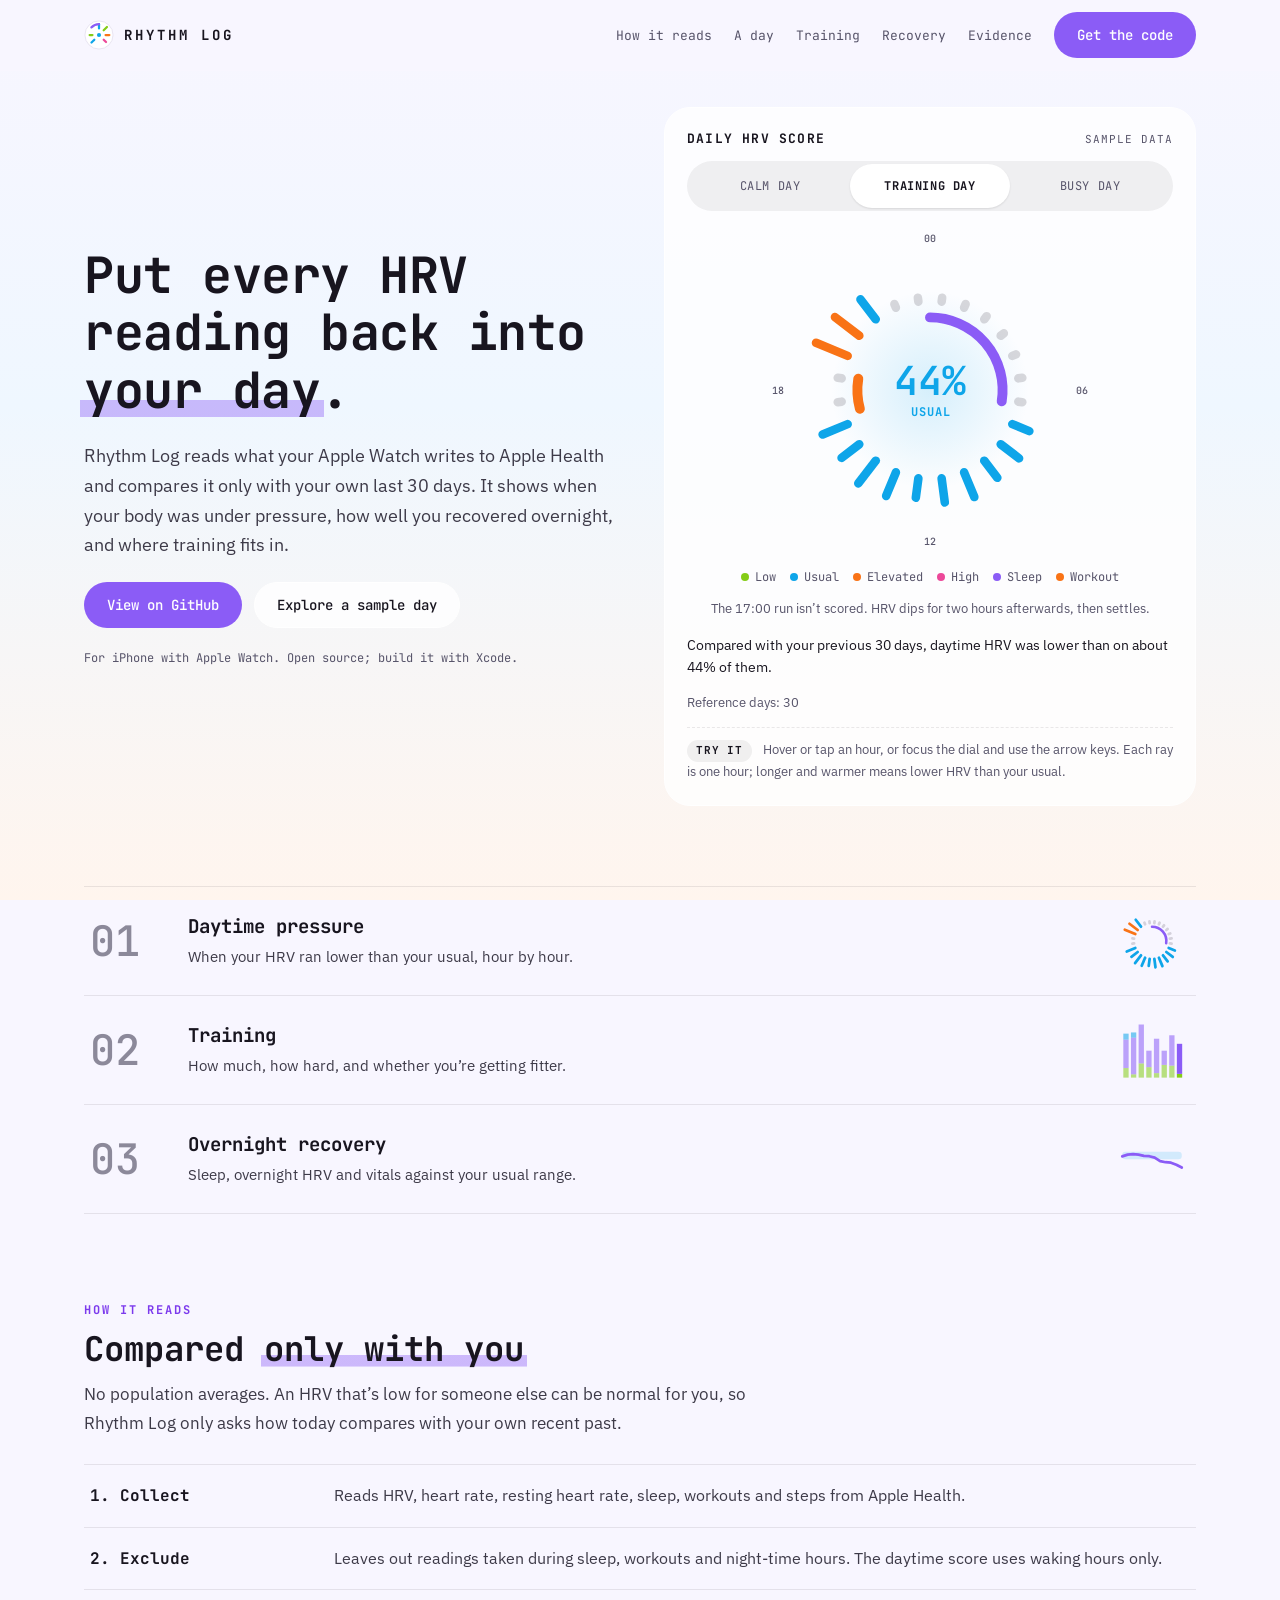
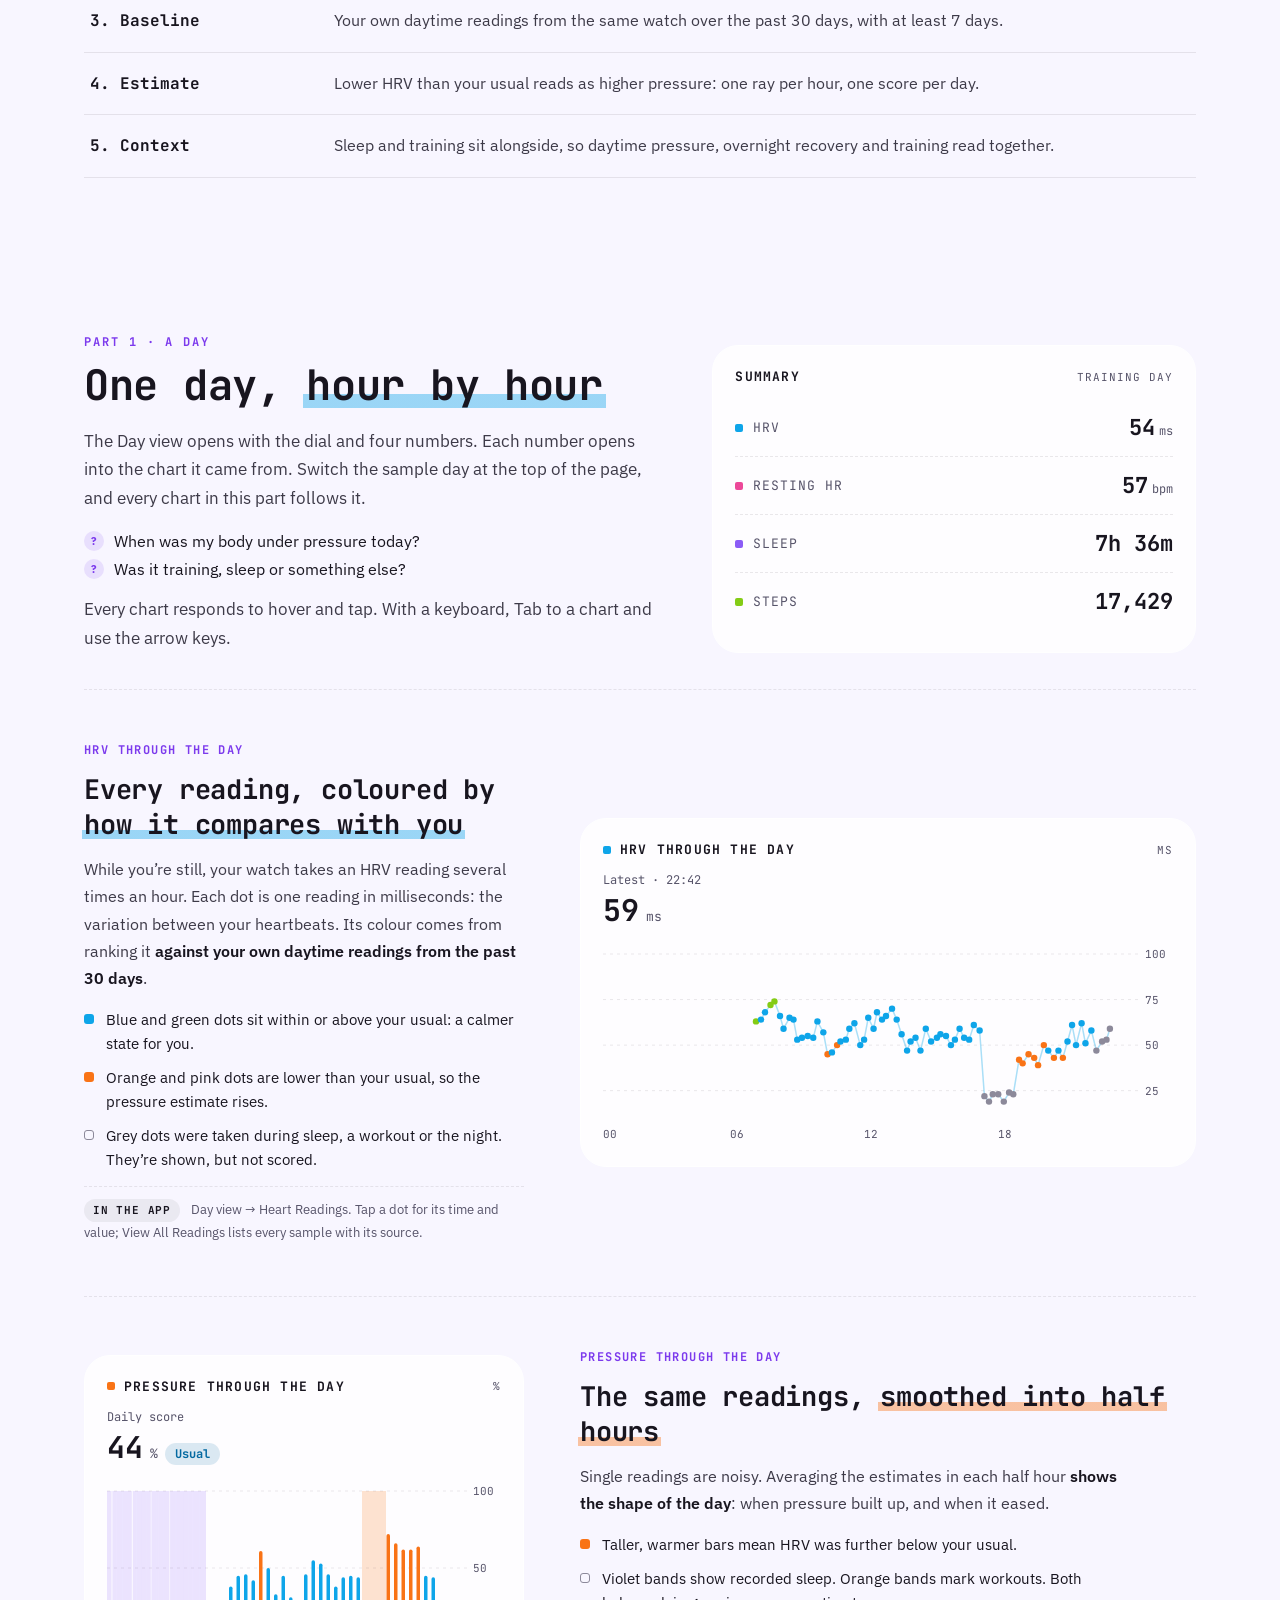
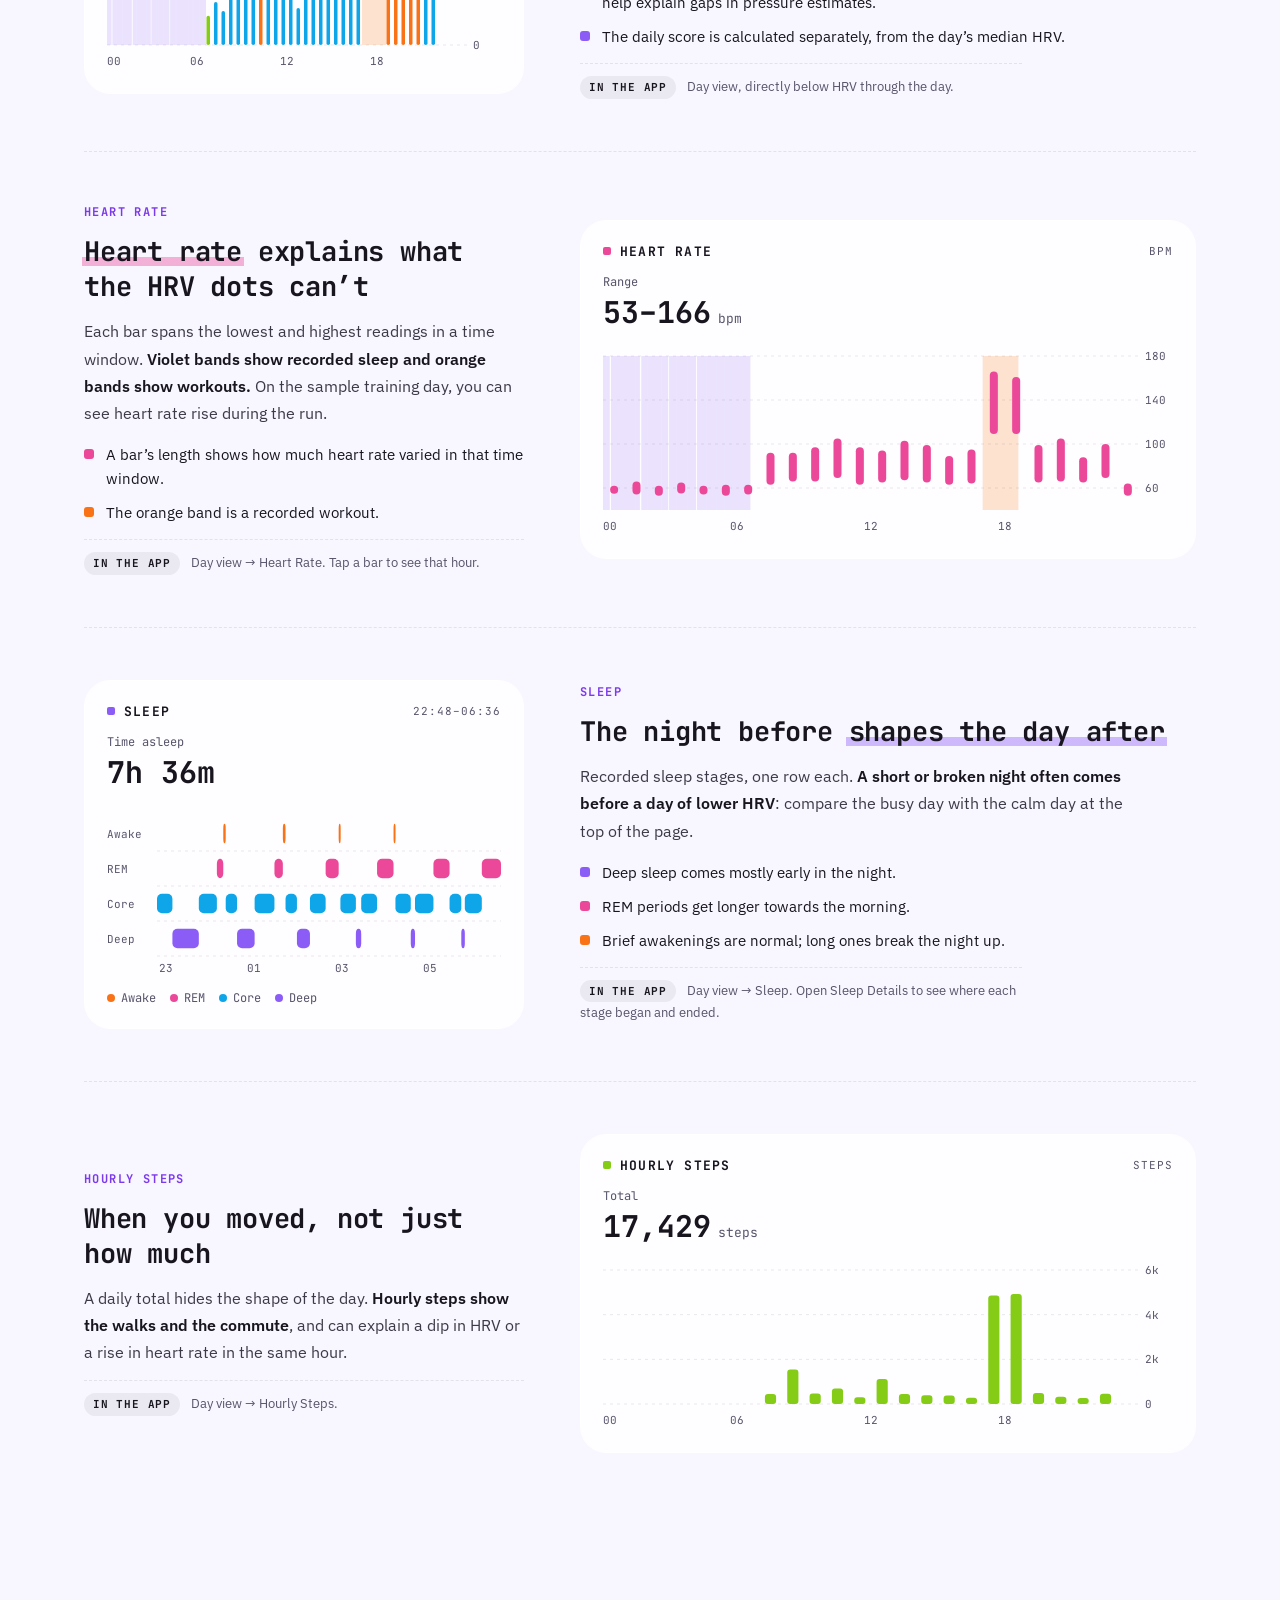
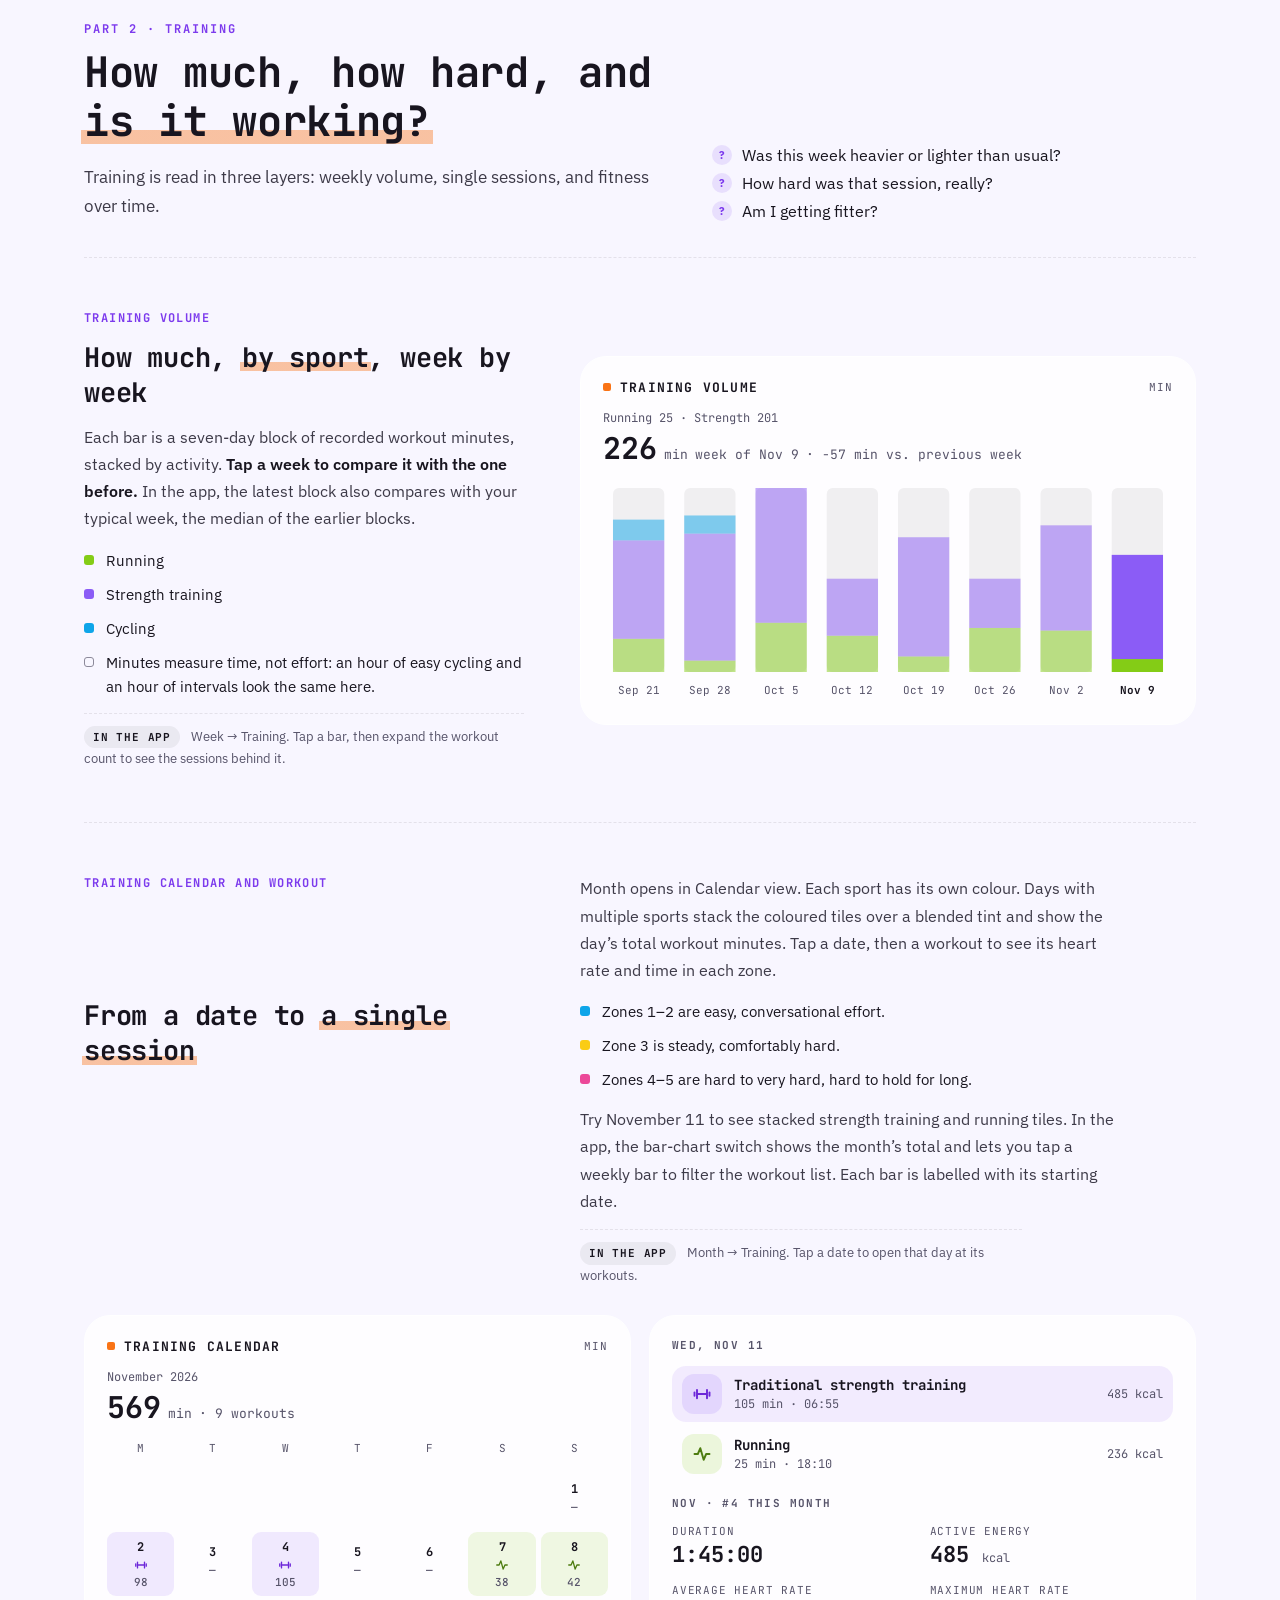
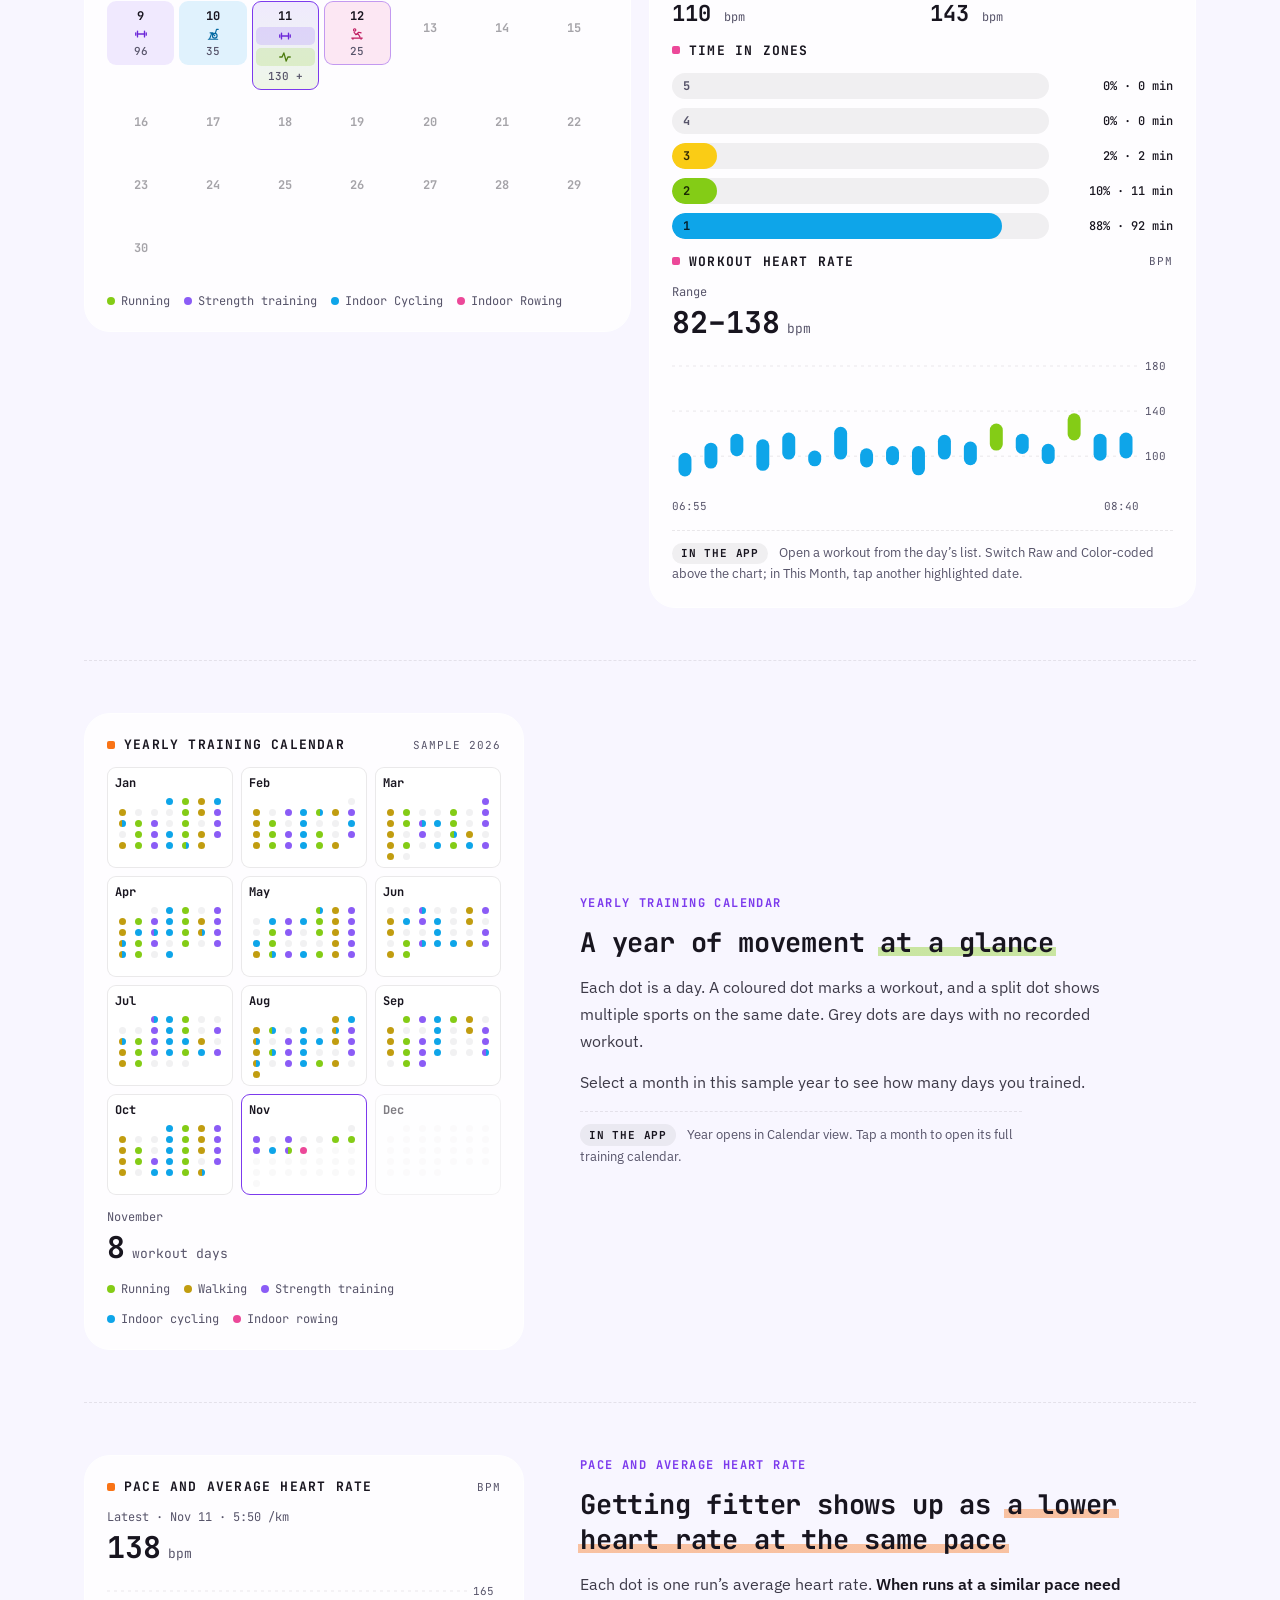
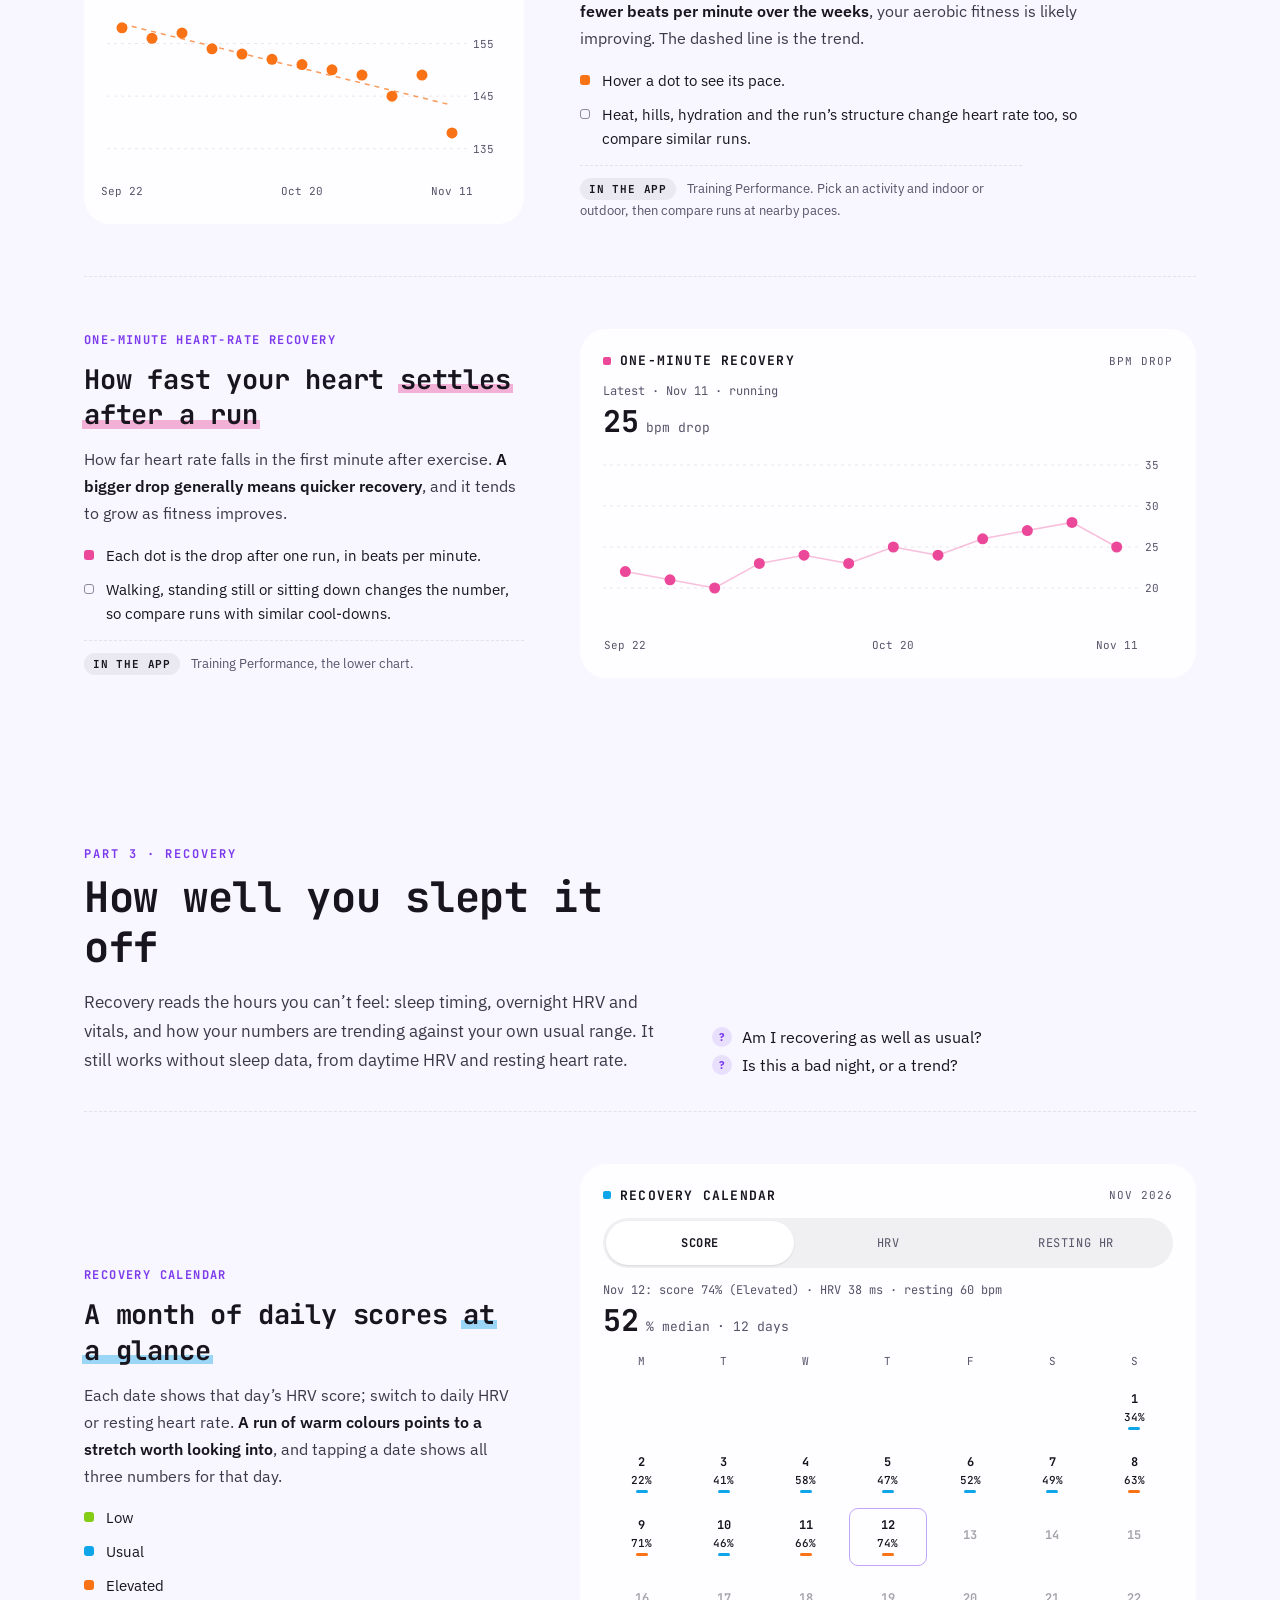
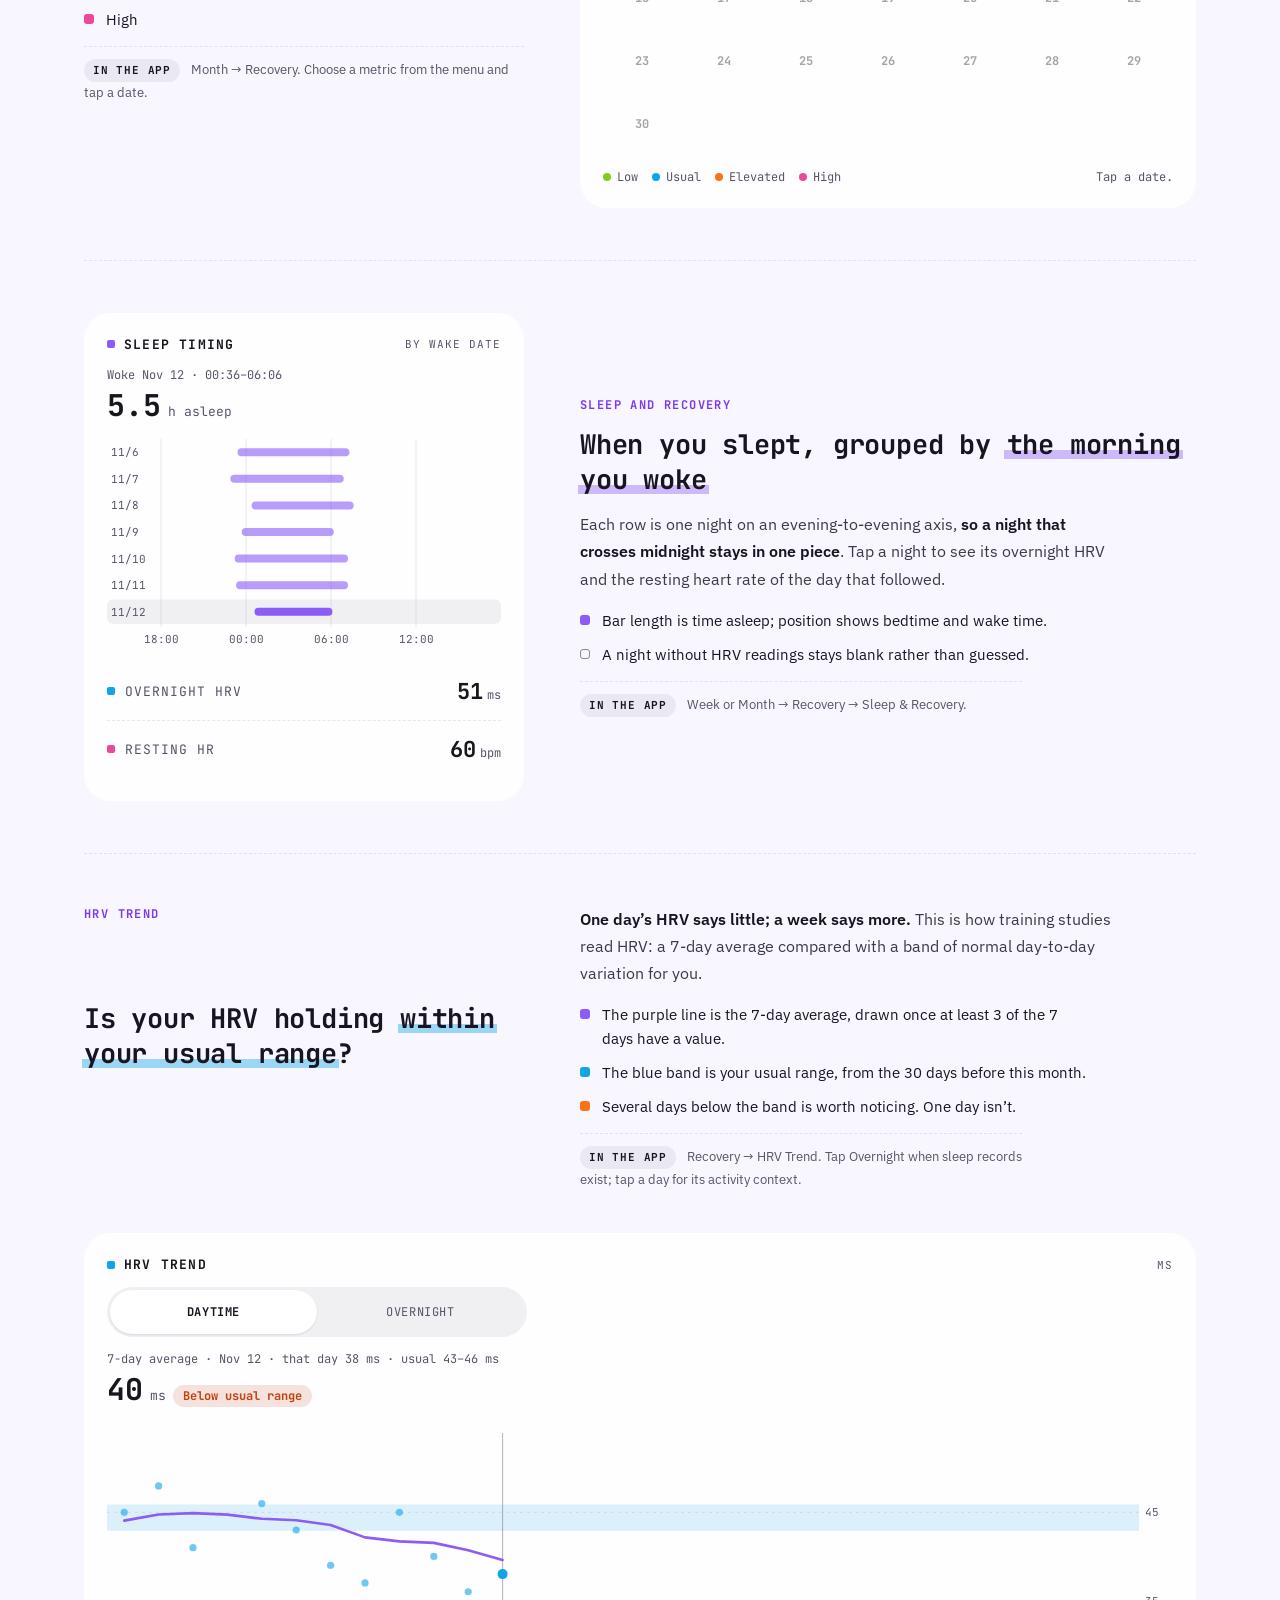
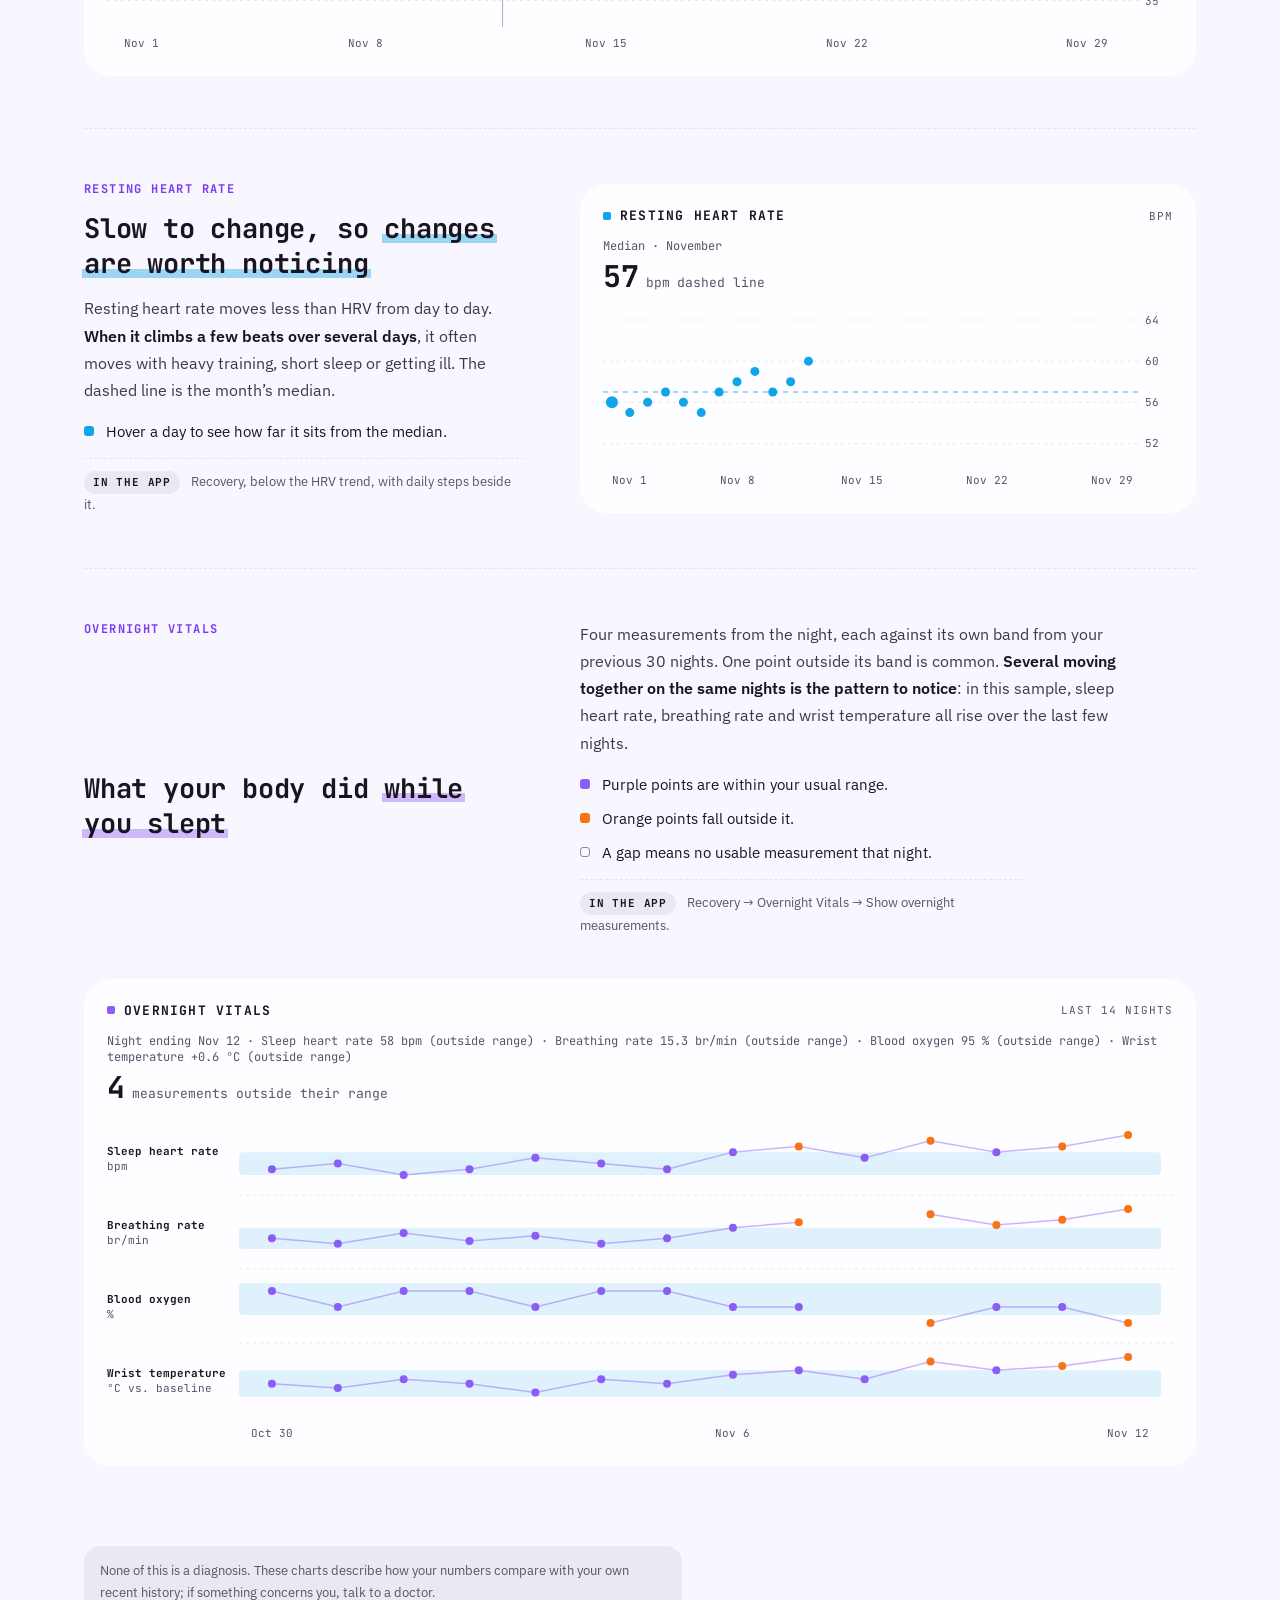
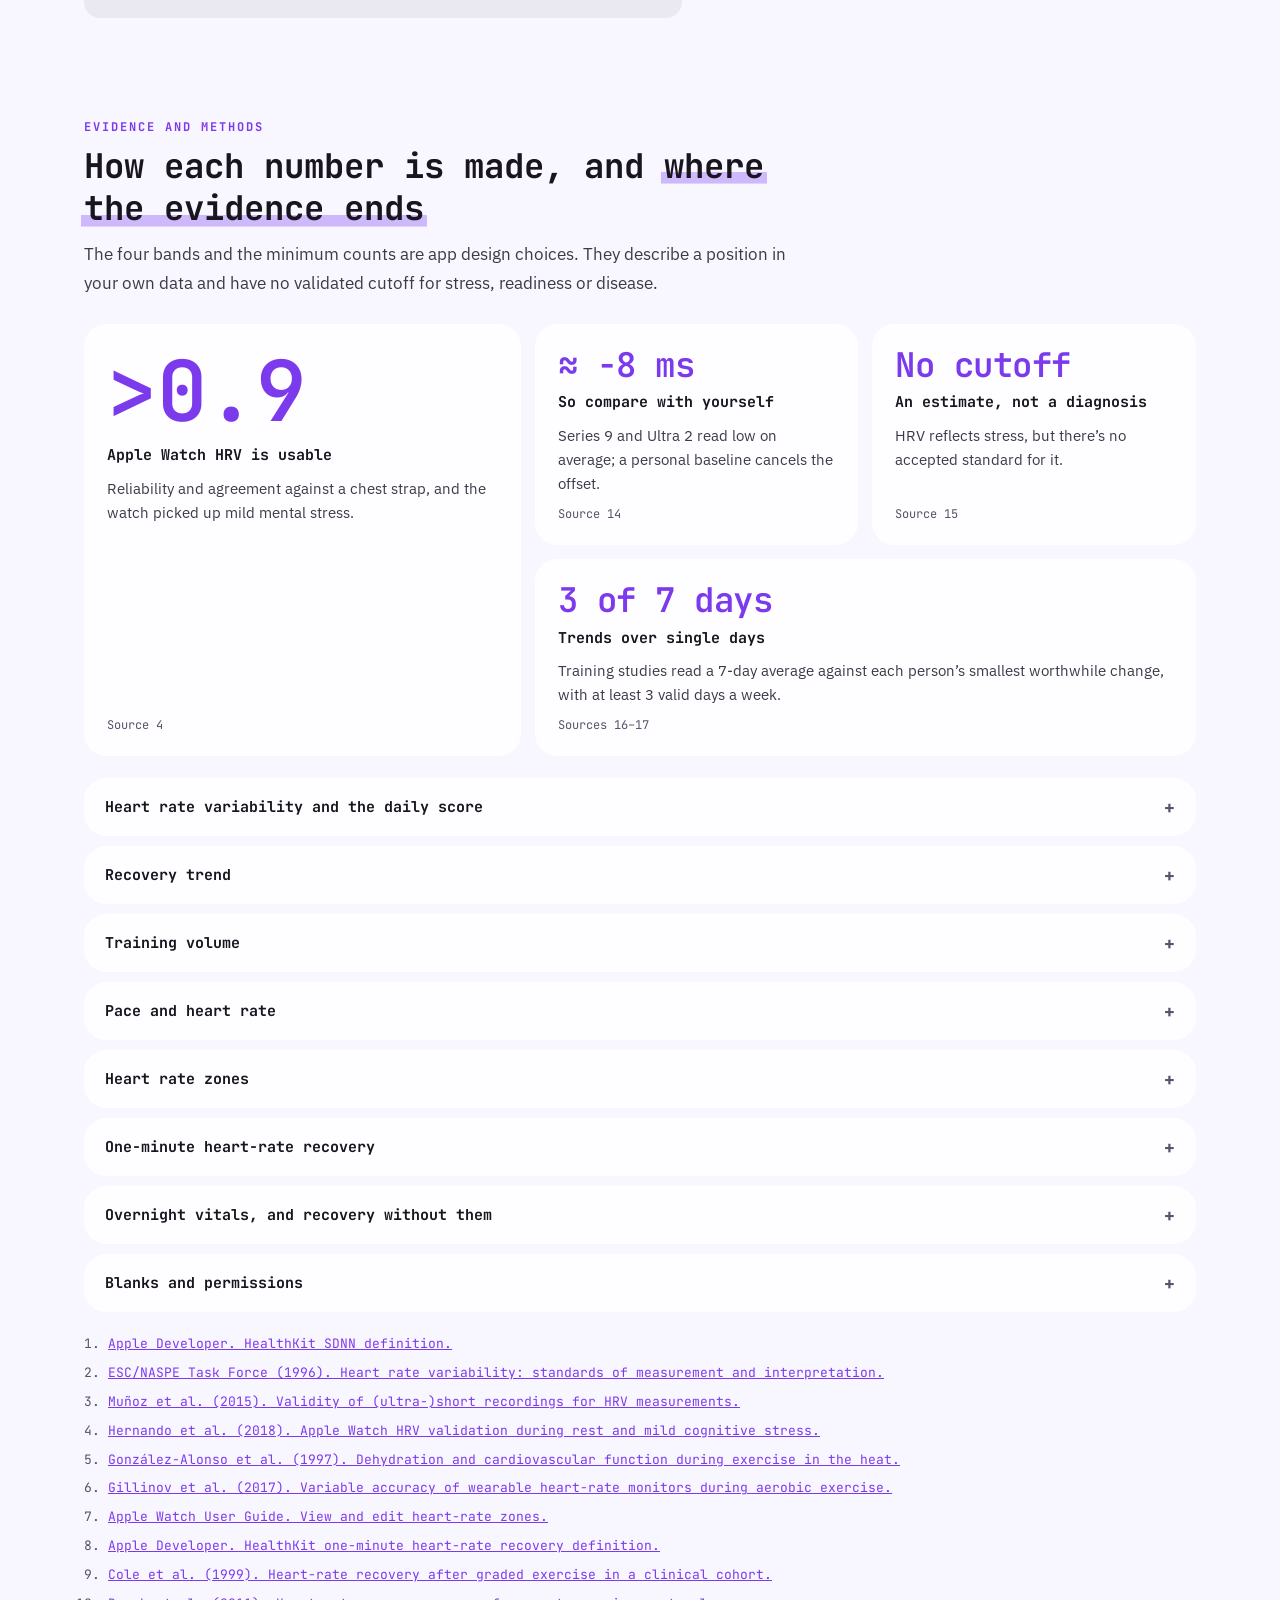
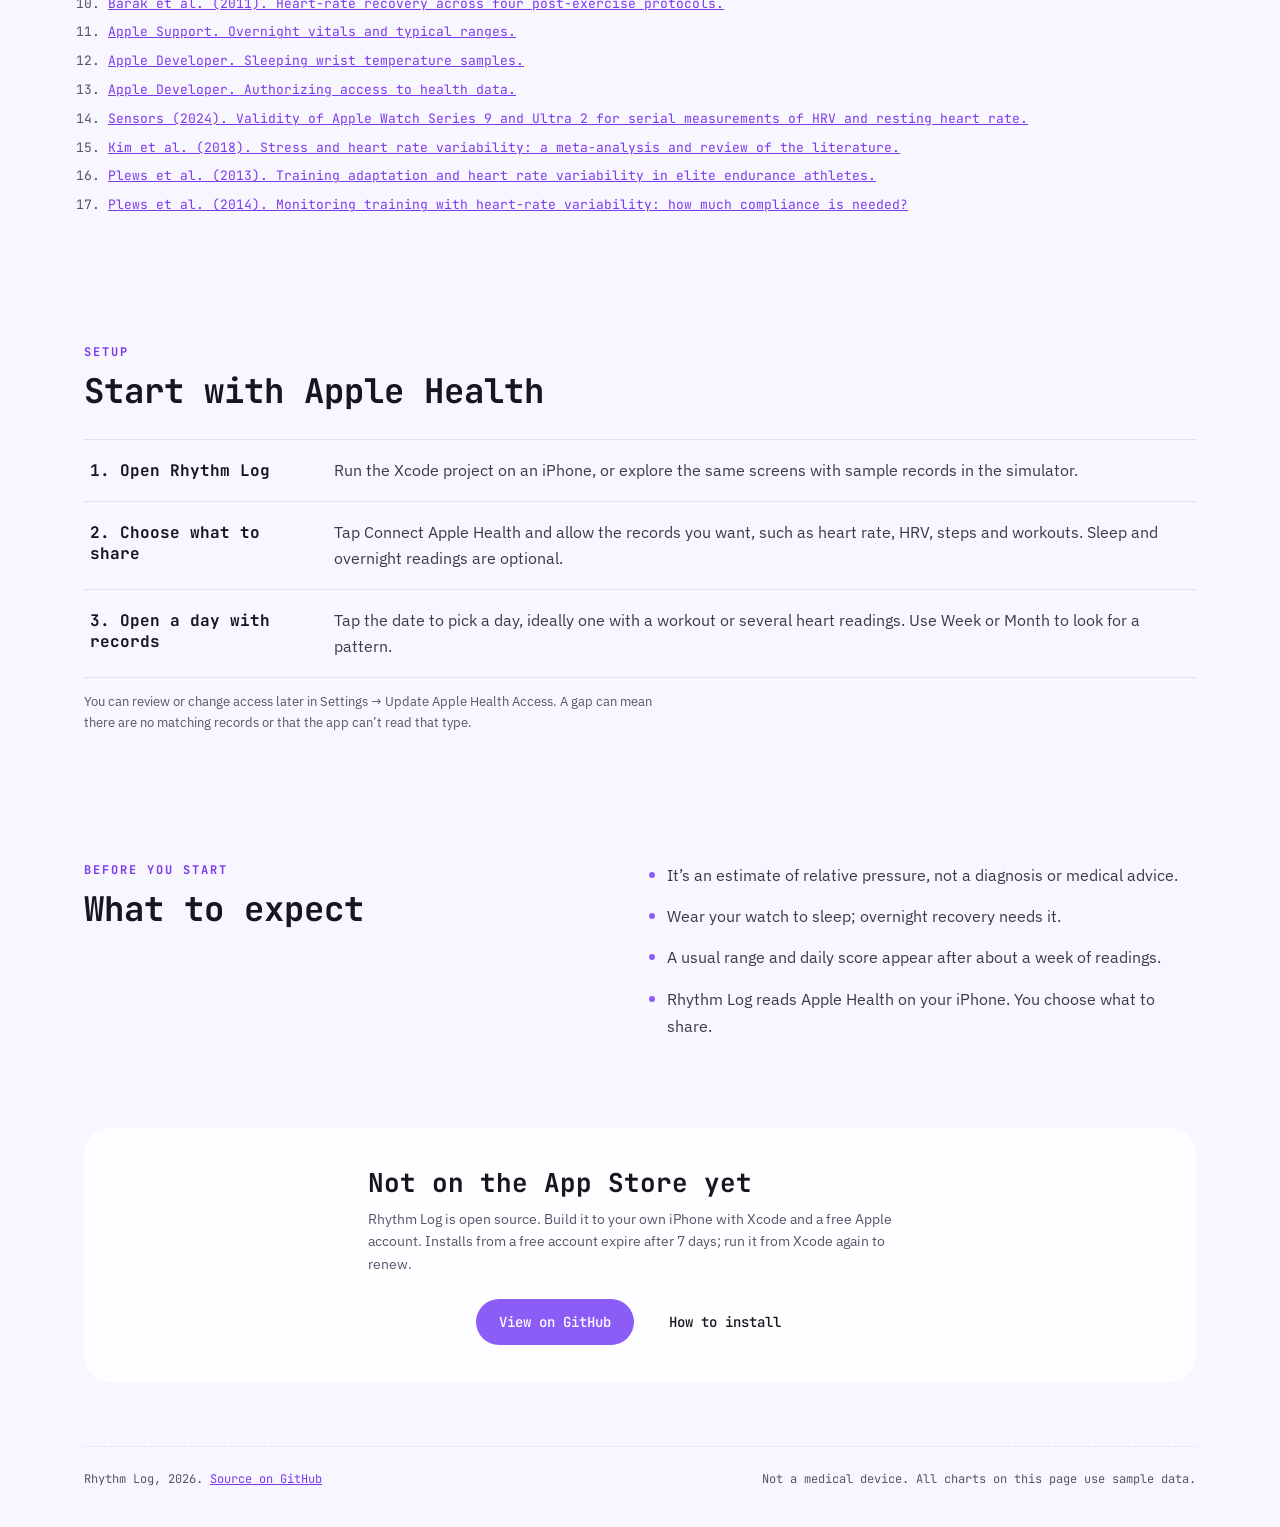
<file: docs/index.html>
<!doctype html>
<html lang="en">
<head>
<meta charset="utf-8">
<meta name="viewport" content="width=device-width, initial-scale=1, viewport-fit=cover">
<title>Rhythm Log — your HRV, back in the context of your day</title>
<link rel="preconnect" href="https://fonts.googleapis.com">
<link rel="preconnect" href="https://fonts.gstatic.com" crossorigin>
<link href="https://fonts.googleapis.com/css2?family=IBM+Plex+Sans:wght@400;500;600&family=JetBrains+Mono:wght@400;500;700&display=swap" rel="stylesheet">
<style>
:root {
  --canvas: #F8F6FF; --canvas-mid: #EFF7FF; --canvas-end: #FFF5EE;
  --card: rgba(255,255,255,0.82); --card-edge: #FFFFFF;
  --rule: rgba(24,21,31,0.16);
  --body: #3D3A48;
  --sans: "IBM Plex Sans", system-ui, -apple-system, "Segoe UI", sans-serif;
  --ink: #18151F; --muted: #57546A; --faint: #8C899A;
  --grid: rgba(24,21,31,0.09); --track: rgba(24,21,31,0.06); --thumb: #FFFFFF;
  --accent: #7C3AED; --accent-fill: #8B5CF6; --on-accent: #FFFFFF;
  --lime: #84CC16; --sky: #0EA5E9; --tangerine: #F97316; --pink: #EC4899; --violet: #8B5CF6; --straw: #FACC15;
  --empty: #E4E0EC;
  color-scheme: light;
  box-sizing: border-box;
  padding-top: env(safe-area-inset-top, 0px);
  padding-bottom: env(safe-area-inset-bottom, 0px);
}
@media (prefers-color-scheme: dark) {
  :root:not([data-theme="light"]) {
    --canvas: #0B0A10; --canvas-mid: #0A0F14; --canvas-end: #120C0B;
    --card: rgba(255,255,255,0.07); --card-edge: rgba(255,255,255,0.08);
    --ink: #F3F1F8; --muted: #B3AFC2; --faint: #858197;
    --grid: rgba(255,255,255,0.1); --track: rgba(255,255,255,0.08); --thumb: #2A2833;
    --accent: #A78BFA; --accent-fill: #8B5CF6; --on-accent: #FFFFFF;
    --empty: #3A3647; --rule: rgba(255,255,255,0.16); --body: #D8D5E2;
    --lime: #A3E635; --sky: #38BDF8; --tangerine: #FB923C; --pink: #F472B6; --violet: #A78BFA;
    color-scheme: dark;
  }
}
:root[data-theme="dark"] {
  --canvas: #0B0A10; --canvas-mid: #0A0F14; --canvas-end: #120C0B;
  --card: rgba(255,255,255,0.07); --card-edge: rgba(255,255,255,0.08);
  --ink: #F3F1F8; --muted: #B3AFC2; --faint: #858197;
  --grid: rgba(255,255,255,0.1); --track: rgba(255,255,255,0.08); --thumb: #2A2833;
  --accent: #A78BFA; --accent-fill: #8B5CF6; --on-accent: #FFFFFF;
  --empty: #3A3647; --rule: rgba(255,255,255,0.16); --body: #D8D5E2;
  --lime: #A3E635; --sky: #38BDF8; --tangerine: #FB923C; --pink: #F472B6; --violet: #A78BFA;
  color-scheme: dark;
}
*, *::before, *::after { box-sizing: border-box; }
html { scroll-behavior: smooth; scroll-padding-top: env(safe-area-inset-top, 0px); }
body {
  margin: 0; min-height: 100%;
  font-family: "JetBrains Mono", ui-monospace, "SF Mono", Menlo, Consolas, monospace;
  color: var(--ink);
  background: linear-gradient(180deg, var(--canvas) 0%, var(--canvas-mid) 45%, var(--canvas-end) 100%) fixed, var(--canvas);
  -webkit-font-smoothing: antialiased;
}
a { color: var(--accent); }
button { font: inherit; color: inherit; }
:focus-visible { outline: 2px solid var(--accent); outline-offset: 3px; border-radius: 6px; }
.wrap { max-width: 1160px; margin: 0 auto; padding: 0 24px; }

/* Nav */
.nav { display: flex; flex-wrap: wrap; align-items: center; justify-content: space-between; gap: 14px; padding: 22px 0; }
.brand { display: flex; align-items: center; gap: 10px; color: var(--ink); text-decoration: none; font-weight: 700; letter-spacing: 3px; font-size: 14px; }
.nav-links { display: flex; flex-wrap: wrap; align-items: center; gap: 22px; font-size: 13px; }
.nav-links a { color: var(--muted); text-decoration: none; }
.nav-links a:hover { color: var(--ink); }
.btn { display: inline-flex; align-items: center; justify-content: center; min-height: 46px; padding: 0 22px; border-radius: 999px; font-size: 14px; font-weight: 500; text-decoration: none; border: 1px solid transparent; cursor: pointer; }
.btn-primary { background: var(--accent-fill); color: var(--on-accent) !important; }
.btn-primary:hover { filter: brightness(1.06); }
.btn-quiet { background: var(--card); border-color: var(--card-edge); color: var(--ink) !important; }

/* Hero */
.hero { display: grid; grid-template-columns: repeat(auto-fit, minmax(320px, 1fr)); gap: 48px; align-items: center; padding: 36px 0 80px; }
.hero h1 { margin: 0; font-size: clamp(32px, 4.4vw, 50px); line-height: 1.15; letter-spacing: -0.5px; font-weight: 700; }
.hero p.lead { margin: 0; font-size: 16px; line-height: 1.75; color: var(--muted); max-width: 34em; }
.hero-copy { display: flex; flex-direction: column; gap: 22px; }
.fine { font-size: 12px; color: var(--muted); margin: 0; }

/* Cards and sections */
.card { background: var(--card); border: 1px solid var(--card-edge); border-radius: 26px; padding: 22px; display: flex; flex-direction: column; gap: 14px; min-width: 0; }
.card-title { display: flex; align-items: center; justify-content: space-between; gap: 10px; }
.card-title h3, .card-title h4 { margin: 0; display: flex; align-items: center; gap: 9px; font-size: 13px; font-weight: 700; letter-spacing: 1.2px; text-transform: uppercase; }
.card-title h3 i, .card-title h4 i { width: 8px; height: 8px; border-radius: 2px; display: inline-block; flex: none; }
.unit { font-size: 11px; color: var(--muted); text-transform: uppercase; letter-spacing: 1px; }
.readout { display: flex; flex-direction: column; gap: 2px; min-height: 58px; }
.readout .cap { font-size: 12px; color: var(--muted); }
.readout .val { font-size: 30px; font-weight: 700; font-variant-numeric: tabular-nums; display: flex; align-items: baseline; gap: 7px; flex-wrap: wrap; }
.readout .val small { font-size: 13px; font-weight: 400; color: var(--muted); }
.note { font-size: 12px; line-height: 1.65; color: var(--muted); margin: 0; }
section.block { padding: 64px 0; }
.block-head { display: flex; flex-direction: column; gap: 10px; max-width: 44em; margin-bottom: 26px; }
.block-head .kicker { font-size: 12px; font-weight: 700; letter-spacing: 2px; color: var(--accent); text-transform: uppercase; }
.block-head h2 { margin: 0; font-size: clamp(26px, 3vw, 34px); line-height: 1.25; }
.block-head p { margin: 0; font-size: 15px; line-height: 1.75; color: var(--muted); }
.grid2 { display: grid; grid-template-columns: repeat(auto-fit, minmax(min(100%, 420px), 1fr)); gap: 18px; align-items: start; }
.span2 { grid-column: 1 / -1; }
.chart { position: relative; width: 100%; touch-action: pan-y; }
.chart svg { display: block; overflow: visible; }
.legend { display: flex; flex-wrap: wrap; gap: 14px; font-size: 12px; color: var(--muted); }
.legend span { display: inline-flex; align-items: center; gap: 6px; }
.legend b { width: 8px; height: 8px; border-radius: 50%; display: inline-block; }
.legend b.bar { width: 14px; height: 4px; border-radius: 2px; }

/* Segmented control (the app's switcher) */
.seg { position: relative; display: grid; grid-auto-flow: column; grid-auto-columns: minmax(0, 1fr); padding: 3px; border-radius: 999px; background: var(--track); }
.seg .thumb { position: absolute; top: 3px; bottom: 3px; left: 3px; border-radius: 999px; background: var(--thumb); box-shadow: 0 1px 2px rgba(0,0,0,0.1); transition: transform .28s cubic-bezier(.2,.8,.2,1); }
.seg button { position: relative; min-height: 38px; border: 0; background: transparent; cursor: pointer; font-size: 12px; letter-spacing: .6px; color: var(--muted); text-transform: uppercase; }
.seg button[aria-pressed="true"] { color: var(--ink); font-weight: 700; }

/* Steps */
.steps { list-style: none; margin: 0; padding: 0; display: grid; grid-template-columns: repeat(auto-fit, minmax(190px, 1fr)); gap: 14px; }
.steps li { background: var(--card); border: 1px solid var(--card-edge); border-radius: 22px; padding: 20px; display: flex; flex-direction: column; gap: 8px; }
.steps li b { font-size: 12px; color: var(--accent); }
.steps li span { font-size: 14px; line-height: 1.6; }

/* Stat rows */
.rows { display: flex; flex-direction: column; }
.row { display: flex; align-items: center; justify-content: space-between; gap: 12px; padding: 14px 0; border-bottom: 1px dashed var(--grid); }
.row:last-child { border-bottom: 0; }
.row .k { display: flex; align-items: center; gap: 10px; font-size: 13px; letter-spacing: 1px; text-transform: uppercase; color: var(--muted); }
.row .k i { width: 8px; height: 8px; border-radius: 2px; display: inline-block; }
.row .v { font-size: 22px; font-weight: 700; font-variant-numeric: tabular-nums; }
.row .v small { font-size: 12px; color: var(--muted); font-weight: 400; margin-left: 4px; }

/* Calendars */
.cal-head { display: grid; grid-template-columns: repeat(7, minmax(0, 1fr)); gap: 5px; text-align: center; font-size: 11px; color: var(--muted); }
.cal { display: grid; grid-template-columns: repeat(7, minmax(0, 1fr)); gap: 5px; }
.cal button { min-height: 58px; border-radius: 9px; border: 1px solid transparent; background: transparent; cursor: pointer; display: flex; flex-direction: column; align-items: center; justify-content: center; gap: 3px; padding: 0; transition: transform .15s; }
.cal button:active { transform: scale(.96); }
.cal button[disabled] { cursor: default; opacity: .38; }
.cal button[aria-pressed="true"] { border: 1.5px solid var(--accent); }
.cal button.today { border-color: color-mix(in srgb, var(--accent) 45%, transparent); }
.cal .d { font-size: 12px; font-weight: 700; }
.cal .m { font-size: 11px; font-weight: 500; color: var(--muted); }
.cal svg { width: 14px; height: 14px; }
#trainCal { align-items: start; }
#trainCal button { width: 100%; padding: 6px 3px; }
.cal-sport { width: 100%; min-height: 18px; display: grid; place-items: center; border-radius: 5px; }

/* Year training calendar */
.year-calendar { display: grid; grid-template-columns: repeat(3, minmax(0, 1fr)); gap: 8px; }
.year-month { min-width: 0; padding: 7px; display: grid; gap: 7px; text-align: left; color: var(--ink); background: var(--thumb); border: 1px solid var(--grid); border-radius: 9px; cursor: pointer; }
.year-month[aria-pressed="true"] { border-color: var(--accent); }
.year-month:focus-visible { outline: 2px solid var(--accent); outline-offset: 2px; }
.year-month:disabled { cursor: default; opacity: .55; }
.year-month-name { font: 700 12px "JetBrains Mono", monospace; }
.year-month-days { display: grid; grid-template-columns: repeat(7, minmax(0, 1fr)); justify-items: center; gap: 4px 1px; }
.year-dot { width: min(100%, 7px); height: 7px; display: flex; border-radius: 50%; overflow: hidden; background: var(--track); }
.year-dot.blank { background: transparent; }
.year-dot.future { opacity: .45; }
.year-dot i { flex: 1; }
#year-training { --year-walk: color-mix(in srgb, var(--straw) 77%, black); scroll-margin-top: 16px; }

/* Workout panel */
.wlist { display: flex; flex-direction: column; gap: 4px; }
.wrow { min-height: 56px; display: flex; align-items: center; gap: 12px; padding: 8px 10px; border-radius: 14px; border: 0; background: transparent; cursor: pointer; text-align: left; width: 100%; }
.wrow[aria-pressed="true"] { background: color-mix(in srgb, var(--accent) 9%, transparent); }
.wrow .tile { width: 40px; height: 40px; border-radius: 12px; display: flex; align-items: center; justify-content: center; flex: none; }
.wrow .t { display: flex; flex-direction: column; gap: 2px; flex: 1; min-width: 0; }
.wrow .t b { font-size: 14px; }
.wrow .t span, .wrow .kc { font-size: 12px; color: var(--muted); }
.stats { display: grid; grid-template-columns: repeat(2, minmax(0, 1fr)); gap: 14px; }
.stats div { display: flex; flex-direction: column; gap: 2px; }
.stats span { font-size: 11px; letter-spacing: .8px; color: var(--muted); text-transform: uppercase; }
.stats b { font-size: 22px; font-variant-numeric: tabular-nums; }
.stats b small { font-size: 12px; font-weight: 400; color: var(--muted); }
.zones { display: flex; flex-direction: column; gap: 9px; }
.zone { display: flex; align-items: center; gap: 12px; }
.zone .bar { position: relative; flex: 1; height: 26px; border-radius: 999px; background: var(--track); overflow: hidden; }
.zone .fill { position: absolute; inset: 0 auto 0 0; border-radius: 999px; width: 0; transition: width .7s cubic-bezier(.2,.8,.2,1); }
.zone .id { position: absolute; left: 11px; top: 50%; transform: translateY(-50%); font-size: 12px; font-weight: 700; }
.zone .sum { width: 112px; text-align: right; font-size: 12px; font-weight: 500; font-variant-numeric: tabular-nums; }
.kicker-sm { font-size: 11px; font-weight: 700; letter-spacing: 1.4px; color: var(--muted); text-transform: uppercase; }
.badge { font-size: 12px; font-weight: 700; padding: 3px 10px; border-radius: 999px; }

/* Research, notes */
.cards4 { display: grid; grid-template-columns: repeat(auto-fit, minmax(240px, 1fr)); gap: 14px; }
.cards4 article { background: var(--card); border: 1px solid var(--card-edge); border-radius: 22px; padding: 20px; display: flex; flex-direction: column; gap: 10px; }
.cards4 h3 { margin: 0; font-size: 15px; line-height: 1.5; }
.cards4 p { margin: 0; font-size: 13px; line-height: 1.7; color: var(--muted); }
.cards4 cite { font-style: normal; font-size: 11px; color: var(--muted); }
.notes { margin: 0; padding: 0; list-style: none; display: flex; flex-direction: column; gap: 14px; font-size: 14px; line-height: 1.7; }
.notes li { display: flex; gap: 12px; }
.notes li::before { content: ""; flex: none; width: 6px; height: 6px; margin-top: 10px; border-radius: 50%; background: var(--violet); }
.get { display: flex; flex-wrap: wrap; align-items: center; justify-content: space-between; gap: 24px; padding: 36px; }
footer { display: flex; flex-wrap: wrap; justify-content: space-between; gap: 12px; font-size: 12px; color: var(--muted); border-top: 1px dashed var(--grid); padding: 24px 0 40px; }

.hint { margin: 0; padding-top: 12px; border-top: 1px dashed var(--grid); font-size: 12px; line-height: 1.6; color: var(--muted); }
.hint b { color: var(--ink); font-weight: 700; margin-right: 6px; }
.method { background: var(--card); border: 1px solid var(--card-edge); border-radius: 22px; }
.method + .method { margin-top: 10px; }
.method summary { list-style: none; cursor: pointer; min-height: 56px; padding: 16px 20px; display: flex; align-items: center; justify-content: space-between; gap: 12px; font-size: 15px; font-weight: 700; }
.method summary::-webkit-details-marker { display: none; }
.method summary::after { content: "+"; font-size: 18px; color: var(--muted); transition: transform .2s; }
.method[open] summary::after { transform: rotate(45deg); }
.method .body { padding: 0 20px 18px; display: flex; flex-direction: column; gap: 12px; font-size: 14px; line-height: 1.75; max-width: 46em; }
.method .body p { margin: 0; }
.method .body .calc { padding: 12px 14px; border-radius: 14px; background: var(--track); }
.method .body .src { font-size: 12px; color: var(--muted); }
.refs { margin: 22px 0 0; padding-left: 24px; display: flex; flex-direction: column; gap: 8px; font-size: 13px; line-height: 1.6; color: var(--muted); }
.refs a { word-break: break-word; }
.setup { list-style: none; margin: 0; padding: 0; display: grid; grid-template-columns: repeat(auto-fit, minmax(240px, 1fr)); gap: 14px; }
.setup li { background: var(--card); border: 1px solid var(--card-edge); border-radius: 22px; padding: 20px; display: flex; flex-direction: column; gap: 8px; }
.setup li b { font-size: 15px; }
.setup li span { font-size: 14px; line-height: 1.65; color: var(--muted); }


/* Chapters: one chart at a time, explained */
.chapter { padding: 88px 0 24px; }
.chapter-head { display: grid; grid-template-columns: minmax(0, 6fr) minmax(0, 5fr); gap: 48px; align-items: end; padding-bottom: 36px; }
.chapter-head .part { font-size: 12px; font-weight: 700; letter-spacing: 2px; color: var(--accent); text-transform: uppercase; }
.chapter-head h2 { margin: 10px 0 0; font-size: clamp(30px, 3.6vw, 42px); line-height: 1.18; letter-spacing: -0.3px; }
.chapter-head p { margin: 16px 0 0; font-size: 16px; line-height: 1.8; color: var(--muted); max-width: 34em; }
.chapter-head .qs { margin: 18px 0 0; padding: 0; list-style: none; display: flex; flex-direction: column; gap: 8px; font-size: 14px; }
.chapter-head .qs li { display: flex; gap: 10px; }
.chapter-head .qs li::before { content: "?"; flex: none; width: 20px; height: 20px; border-radius: 50%; display: inline-flex; align-items: center; justify-content: center; font-size: 11px; font-weight: 700; color: var(--accent); background: color-mix(in srgb, var(--accent) 12%, transparent); }
.feature { display: grid; grid-template-columns: minmax(0, 5fr) minmax(0, 7fr); gap: 56px; align-items: center; padding: 52px 0; border-top: 1px dashed var(--grid); }
.feature.flip .copy { order: 2; }
.feature.wide { grid-template-columns: minmax(0, 1fr); gap: 28px; }
.feature.wide .copy { display: grid; grid-template-columns: minmax(0, 5fr) minmax(0, 7fr); column-gap: 56px; align-items: start; }
.feature.wide .copy > .label, .feature.wide .copy > h3 { grid-column: 1; }
.feature.wide .copy > p, .feature.wide .copy > ul { grid-column: 2; }
.feature.wide .copy > h3 { grid-row: 2 / span 3; }
.copy { display: flex; flex-direction: column; gap: 14px; min-width: 0; }
.copy .label { font-size: 12px; font-weight: 700; letter-spacing: 1.4px; text-transform: uppercase; color: var(--muted); }
.copy h3 { margin: 0; font-size: clamp(22px, 2.3vw, 27px); line-height: 1.3; letter-spacing: -0.2px; }
.copy p { margin: 0; font-size: 15px; line-height: 1.8; color: var(--muted); max-width: 34em; }
.copy p.hint { font-size: 12px; }
.read { margin: 2px 0 0; padding: 0; list-style: none; display: flex; flex-direction: column; gap: 10px; font-size: 14px; line-height: 1.6; max-width: 34em; }
.read li { display: flex; gap: 12px; align-items: flex-start; }
.read li i { flex: none; width: 10px; height: 10px; border-radius: 3px; margin-top: 6px; }
.read li i.none { background: transparent; border: 1.5px solid var(--faint); }
.aside { font-size: 13px; line-height: 1.7; color: var(--muted); padding: 14px 16px; border-radius: 16px; background: var(--track); max-width: 46em; }
@media (max-width: 880px) {
  .chapter-head, .feature, .feature.wide .copy { grid-template-columns: minmax(0, 1fr); gap: 22px; }
  .feature.flip .copy { order: 0; }
  .feature.wide .copy > * { grid-column: 1 !important; grid-row: auto !important; }
  .feature { padding: 40px 0; }
}

/* Dial */
.dial-card { align-items: center; }
.dial-wrap { position: relative; width: min(100%, 330px); aspect-ratio: 1 / 1; touch-action: none; cursor: pointer; }
.dial-wrap svg { position: relative; width: 100%; height: 100%; display: block; }
.dial-glow { position: absolute; inset: 0; border-radius: 50%; pointer-events: none; transition: background .28s, opacity .28s; }
.dial-center { position: absolute; left: 50%; top: 50%; transform: translate(-50%, -50%); display: flex; flex-direction: column; align-items: center; gap: 2px; pointer-events: none; white-space: nowrap; }
.dial-center b { font-size: 40px; font-weight: 600; line-height: 1.05; font-variant-numeric: tabular-nums; }
.dial-center span { font-size: 12px; font-weight: 700; letter-spacing: 1px; text-transform: uppercase; }
.dial-center em { position: absolute; top: 100%; left: 50%; transform: translateX(-50%); margin-top: 2px; font-style: normal; font-size: 11px; color: var(--muted); }
/* Letter spacing adds space after the last letter; balance it so the word is optically centred. */
.dial-center span { padding-left: 1px; }

@media (prefers-reduced-motion: reduce) {
  html { scroll-behavior: auto; }
  .seg .thumb, .zone .fill, .cal button { transition: none; }
}
@media (max-width: 560px) {
  .nav-links { gap: 14px; }
  .nav-links a:not(.btn) { display: none; }
  .card { padding: 18px; border-radius: 22px; }
  .get { padding: 24px; }
  .zone .sum { width: 96px; }
}

/* ---------- Readability, emphasis and access ---------- */
.hero p.lead, .block-head p, .chapter-head p, .copy p, .read, .notes, .method .body, .cards4 p,
.steps li span, .setup li span, .aside, .note, .get p, .hint, .kbd-tip { font-family: var(--sans); }
.hero p.lead { font-size: 18px; line-height: 1.65; color: var(--body); }
.chapter-head p, .block-head p { font-size: 17px; line-height: 1.7; color: var(--body); }
.copy p { font-size: 16px; line-height: 1.7; color: var(--body); }
.copy .label { color: var(--accent); }
.read { font-size: 15px; line-height: 1.6; color: var(--ink); }
.note { font-size: 13px; line-height: 1.6; }
.hint, .copy p.hint { font-size: 13px; }
.method .body { font-size: 15px; color: var(--body); }
.steps li span, .setup li span, .cards4 p { font-size: 15px; line-height: 1.6; color: var(--body); }
.notes { font-family: var(--sans); font-size: 16px; color: var(--body); }
.seg button { min-height: 44px; }
.kbd-tip { margin: 14px 0 0; font-size: 13px; color: var(--muted); }
.chart { border-radius: 12px; }
.chart:focus-visible, .dial-wrap:focus-visible { outline: 2px solid var(--accent); outline-offset: 6px; border-radius: 12px; }
.skip { position: absolute; left: 12px; top: -80px; z-index: 50; padding: 12px 18px; border-radius: 999px; background: var(--accent-fill); color: var(--on-accent); text-decoration: none; font-weight: 600; }
.skip:focus { top: calc(env(safe-area-inset-top, 0px) + 10px); }
/* Sticky top bar with the current part highlighted */
.topbar { position: sticky; top: env(safe-area-inset-top, 0px); z-index: 20; background: color-mix(in srgb, var(--canvas) 84%, transparent); -webkit-backdrop-filter: saturate(1.4) blur(14px); backdrop-filter: saturate(1.4) blur(14px); border-bottom: 1px solid transparent; transition: border-color .2s; }
.topbar.scrolled { border-bottom-color: var(--grid); }
body::before { content: ""; position: fixed; inset: 0 0 auto; height: env(safe-area-inset-top, 0px); z-index: 21; background: color-mix(in srgb, var(--canvas) 84%, transparent); -webkit-backdrop-filter: blur(14px); backdrop-filter: blur(14px); }
.nav { padding: 12px 0; }
.nav-links a[aria-current="true"] { color: var(--ink); font-weight: 700; text-decoration: underline; text-decoration-thickness: 2px; text-underline-offset: 6px; text-decoration-color: var(--accent); }
html { scroll-padding-top: calc(env(safe-area-inset-top, 0px) + 80px); }
@media (prefers-contrast: more) {
  :root { --muted: #34313F; --body: #1F1C28; --faint: #5E5A6C; --card-edge: rgba(24,21,31,0.35); --grid: rgba(24,21,31,0.25); }
}

/* ---------- Hierarchy and highlights ---------- */
/* A marker-style underline in the chart's colour that draws in when it comes into view. */
.hl {
  background-image: linear-gradient(color-mix(in srgb, var(--hl, var(--accent)) 40%, transparent), color-mix(in srgb, var(--hl, var(--accent)) 40%, transparent));
  background-repeat: no-repeat; background-position: 0 88%; background-size: 0% 0.34em;
  -webkit-box-decoration-break: clone; box-decoration-break: clone;
  padding: 0 0.08em; margin: 0 -0.08em;
  transition: background-size 0.9s cubic-bezier(.2,.8,.2,1) 0.15s;
}
.hl.in { background-size: 100% 0.34em; }
@media (prefers-reduced-motion: reduce) { .hl { transition: none; } }
.copy p strong, .chapter-head p strong, .block-head p strong { color: var(--ink); font-weight: 600; }
.chapter-head .part, .block-head .kicker { display: inline-flex; align-self: flex-start; width: fit-content; padding: 6px 12px; border-radius: 999px; background: color-mix(in srgb, var(--accent) 11%, transparent); }
.chapter-head .qs li { font-family: var(--sans); font-size: 16px; color: var(--ink); }
.hint b, .copy p.hint b { display: inline-block; margin-right: 8px; padding: 2px 9px; border-radius: 999px; background: var(--track); color: var(--ink); font-family: "JetBrains Mono", ui-monospace, monospace; font-size: 11px; letter-spacing: .8px; text-transform: uppercase; }
.hint, .copy p.hint { color: var(--muted); }
/* At a glance: the three ideas, before any chart */
.glance { display: grid; grid-template-columns: repeat(auto-fit, minmax(240px, 1fr)); gap: 14px; margin: 0 0 24px; }
.glance a { display: flex; flex-direction: column; gap: 8px; padding: 20px 22px; border-radius: 22px; background: var(--card); border: 1px solid var(--card-edge); border-top: 4px solid var(--c); color: var(--ink); text-decoration: none; transition: transform .2s cubic-bezier(.2,.8,.2,1), box-shadow .2s; }
.glance a:hover { transform: translateY(-2px); box-shadow: 0 8px 24px rgba(24,21,31,0.06); }
.glance b { font-size: 15px; letter-spacing: .4px; }
.glance span { font-family: var(--sans); font-size: 15px; line-height: 1.55; color: var(--body); }
.glance em { font-style: normal; font-size: 12px; font-weight: 700; color: var(--accent); margin-top: auto; }
@media (prefers-reduced-motion: reduce) { .glance a { transition: none; } .glance a:hover { transform: none; } }

/* ---------- A + B: index rows with live glyphs ---------- */
.index { display: flex; flex-direction: column; margin: 0 0 24px; }
.ix { display: grid; grid-template-columns: 76px minmax(0, 1fr) 72px; align-items: center; gap: 22px; padding: 20px 6px; border-top: 1px solid var(--grid); color: var(--ink); text-decoration: none; }
.ix:last-child { border-bottom: 1px solid var(--grid); }
.ix-n { font-size: 42px; font-weight: 500; line-height: 1; color: var(--faint); font-variant-numeric: tabular-nums; transition: color .25s; }
.ix b { font-size: 19px; }
.ix-t > span { display: block; margin-top: 6px; font-family: var(--sans); font-size: 15px; line-height: 1.55; color: var(--body); }
.ix-hl { background-image: linear-gradient(color-mix(in srgb, var(--c) 40%, transparent), color-mix(in srgb, var(--c) 40%, transparent)); background-repeat: no-repeat; background-position: 0 88%; background-size: 0% 0.34em; transition: background-size .6s cubic-bezier(.2,.8,.2,1); }
.ix:hover .ix-hl, .ix:focus-visible .ix-hl { background-size: 100% 0.34em; }
.ix:hover .ix-n, .ix:focus-visible .ix-n { color: var(--ink); }
.ix-g { width: 68px; height: 68px; transition: transform .35s cubic-bezier(.2,.8,.2,1); }
.ix:hover .ix-g, .ix:focus-visible .ix-g { transform: scale(1.1); }
@media (max-width: 560px) {
  .ix { grid-template-columns: 44px minmax(0, 1fr) 52px; gap: 14px; }
  .ix-n { font-size: 28px; }
  .ix-g { width: 52px; height: 52px; }
}
@media (prefers-reduced-motion: reduce) { .ix-hl, .ix-g, .ix-n { transition: none; } .ix:hover .ix-g { transform: none; } }

/* ---------- B: steps as numbered rows, no boxes ---------- */
.steps, .setup { display: flex; flex-direction: column; gap: 0; }
.steps li, .setup li { display: grid; grid-template-columns: 220px minmax(0, 1fr); gap: 24px; align-items: baseline; background: none; border: 0; border-top: 1px solid var(--grid); border-radius: 0; padding: 18px 6px; }
.steps li:last-child, .setup li:last-child { border-bottom: 1px solid var(--grid); }
.steps li b, .setup li b { font-size: 16px; color: var(--ink); }
.steps li span, .setup li span { font-size: 16px; }
@media (max-width: 700px) { .steps li, .setup li { grid-template-columns: minmax(0, 1fr); gap: 6px; } }

/* Part labels: plain text, no pill */
.chapter-head .part, .block-head .kicker { padding: 0; background: none; }

/* ---------- C: evidence facts as an asymmetric bento with one big stat each ---------- */
.facts { display: grid; grid-template-columns: minmax(0, 1.35fr) repeat(2, minmax(0, 1fr)); grid-auto-rows: auto; gap: 14px; margin-bottom: 22px; }
.fact { background: var(--card); border: 1px solid var(--card-edge); border-radius: 22px; padding: 22px; display: flex; flex-direction: column; gap: 10px; }
.fact.big { grid-row: span 2; justify-content: flex-end; }
.fact.wide { grid-column: span 2; }
.fact-n { font-size: 34px; font-weight: 600; line-height: 1.05; letter-spacing: -0.5px; color: var(--accent); font-variant-numeric: tabular-nums; }
.fact.big .fact-n { font-size: clamp(56px, 7vw, 84px); }
.fact h3 { margin: 0; font-size: 15px; line-height: 1.45; }
.fact p { margin: 0; font-family: var(--sans); font-size: 15px; line-height: 1.6; color: var(--body); }
.fact cite { font-style: normal; font-size: 12px; color: var(--muted); margin-top: auto; }
@media (max-width: 880px) { .facts { grid-template-columns: repeat(2, minmax(0, 1fr)); } .fact.big { grid-row: auto; grid-column: 1 / -1; } }
@media (max-width: 560px) { .fact.wide { grid-column: auto; } }
@media (max-width: 560px) { .facts { grid-template-columns: minmax(0, 1fr); } }
</style>
</head>
<body>
<a class="skip" href="#top">Skip to content</a>
<div class="topbar" id="topbar"><div class="wrap">
  <header class="nav">
    <a class="brand" href="#top" aria-label="Rhythm Log home">
      <svg width="30" height="30" viewBox="0 0 32 32" aria-hidden="true"><circle cx="16" cy="16" r="15" fill="#FFFFFF" stroke="#E7E3F0"/><g stroke-linecap="round" stroke-width="2.4"><line x1="16" y1="9" x2="16" y2="4.5" stroke="#0EA5E9"/><line x1="21" y1="11" x2="24.5" y2="7.5" stroke="#84CC16"/><line x1="23" y1="16" x2="27" y2="16" stroke="#F97316"/><line x1="21" y1="21" x2="23.5" y2="23.5" stroke="#EC4899"/><line x1="11" y1="21" x2="8" y2="24" stroke="#0EA5E9"/><line x1="9" y1="16" x2="6" y2="16" stroke="#84CC16"/></g><path d="M16 4.5 A11.5 11.5 0 0 0 7.9 7.9" fill="none" stroke="#8B5CF6" stroke-width="2.4" stroke-linecap="round"/><circle cx="16" cy="16" r="2.2" fill="#0EA5E9"/></svg>
      RHYTHM LOG
    </a>
    <nav class="nav-links" aria-label="Sections">
      <a href="#how">How it reads</a>
      <a href="#day">A day</a>
      <a href="#training">Training</a>
      <a href="#recovery">Recovery</a>
      <a href="#evidence">Evidence</a>
      <a class="btn btn-primary" href="#get">Get the code</a>
    </nav>
  </header>
</div></div>
<div class="wrap">
  <main id="top" tabindex="-1">
    <section class="hero">
      <div class="hero-copy">
        <h1>Put every HRV reading back into <span class="hl" style="--hl: var(--violet)">your day</span>.</h1>
        <p class="lead">Rhythm Log reads what your Apple Watch writes to Apple Health and compares it only with your own last 30 days. It shows when your body was under pressure, how well you recovered overnight, and where training fits in.</p>
        <div style="display:flex;flex-wrap:wrap;gap:12px">
          <a class="btn btn-primary" href="https://github.com/yihui-Xiong/rhythm-log">View on GitHub</a>
          <a class="btn btn-quiet" href="#day">Explore a sample day</a>
        </div>
        <p class="fine">For iPhone with Apple Watch. Open source; build it with Xcode.</p>
      </div>

      <div class="card dial-card">
        <div class="card-title" style="width:100%"><h4>Daily HRV score</h4><span class="unit">Sample data</span></div>
        <div class="seg" id="daySeg" role="group" aria-label="Sample day" style="width:100%"></div>
        <div class="dial-wrap" id="dial" role="group" tabindex="0" aria-label="24-hour dial for the sample day. Use the arrow keys to step through the hours, Escape to return to the day." aria-describedby="scoreMeaning">
          <div class="dial-glow" id="dialGlow" aria-hidden="true"></div>
          <svg id="dialSvg" viewBox="0 0 330 330" aria-hidden="true"></svg>
          <div class="dial-center" id="dialCenter" aria-live="polite" aria-atomic="true"><b id="dialValue">—</b><span id="dialLabel"></span><em id="dialHour"></em></div>
        </div>
        <div class="legend" style="justify-content:center">
          <span><b style="background:var(--lime)"></b>Low</span>
          <span><b style="background:var(--sky)"></b>Usual</span>
          <span><b style="background:var(--tangerine)"></b>Elevated</span>
          <span><b style="background:var(--pink)"></b>High</span>
          <span><b style="background:var(--violet)"></b>Sleep</span>
          <span><b style="background:var(--tangerine)"></b>Workout</span>
        </div>
        <p class="note" id="dayCaption" style="text-align:center"></p>
        <p class="note" id="scoreMeaning" style="font-size:14px;line-height:1.6;color:var(--ink);align-self:stretch"></p>
        <p class="note" style="align-self:stretch">Reference days: 30</p>
        <p class="hint" style="align-self:stretch"><b>Try it</b> Hover or tap an hour, or focus the dial and use the arrow keys. Each ray is one hour; longer and warmer means lower HRV than your usual.</p>
      </div>
    </section>

    <nav class="index" aria-label="What Rhythm Log shows">
      <a class="ix" href="#day" style="--c: var(--sky)">
        <span class="ix-n">01</span>
        <span class="ix-t"><b><span class="ix-hl">Daytime pressure</span></b><span>When your HRV ran lower than your usual, hour by hour.</span></span>
        <svg class="ix-g" id="glyphDay" viewBox="0 0 64 64" aria-hidden="true"></svg>
      </a>
      <a class="ix" href="#training" style="--c: var(--tangerine)">
        <span class="ix-n">02</span>
        <span class="ix-t"><b><span class="ix-hl">Training</span></b><span>How much, how hard, and whether you’re getting fitter.</span></span>
        <svg class="ix-g" id="glyphTrain" viewBox="0 0 64 64" aria-hidden="true"></svg>
      </a>
      <a class="ix" href="#recovery" style="--c: var(--violet)">
        <span class="ix-n">03</span>
        <span class="ix-t"><b><span class="ix-hl">Overnight recovery</span></b><span>Sleep, overnight HRV and vitals against your usual range.</span></span>
        <svg class="ix-g" id="glyphRec" viewBox="0 0 64 64" aria-hidden="true"></svg>
      </a>
    </nav>

    <section class="block" id="how">
      <div class="block-head">
        <span class="kicker">How it reads</span>
        <h2>Compared <span class="hl" style="--hl: var(--violet)">only with you</span></h2>
        <p>No population averages. An HRV that’s low for someone else can be normal for you, so Rhythm Log only asks how today compares with your own recent past.</p>
      </div>
      <ol class="steps">
        <li><b>1. Collect</b><span>Reads HRV, heart rate, resting heart rate, sleep, workouts and steps from Apple Health.</span></li>
        <li><b>2. Exclude</b><span>Leaves out readings taken during sleep, workouts and night-time hours. The daytime score uses waking hours only.</span></li>
        <li><b>3. Baseline</b><span>Your own daytime readings from the same watch over the past 30 days, with at least 7 days.</span></li>
        <li><b>4. Estimate</b><span>Lower HRV than your usual reads as higher pressure: one ray per hour, one score per day.</span></li>
        <li><b>5. Context</b><span>Sleep and training sit alongside, so daytime pressure, overnight recovery and training read together.</span></li>
      </ol>
    </section>

    <section class="chapter" id="day">
      <div class="chapter-head">
        <div>
          <span class="part">Part 1 · A day</span>
          <h2>One day, <span class="hl" style="--hl: var(--sky)">hour by hour</span></h2>
          <p>The Day view opens with the dial and four numbers. Each number opens into the chart it came from. Switch the sample day at the top of the page, and every chart in this part follows it.</p>
          <ul class="qs">
            <li>When was my body under pressure today?</li>
            <li>Was it training, sleep or something else?</li>
          </ul>
          <p class="kbd-tip">Every chart responds to hover and tap. With a keyboard, Tab to a chart and use the arrow keys.</p>
        </div>
        <div class="card">
          <div class="card-title"><h4>Summary</h4><span class="unit" id="summaryDay"></span></div>
          <div class="rows" id="summaryRows"></div>
        </div>
      </div>

      <article class="feature">
        <div class="copy">
          <span class="label">HRV through the day</span>
          <h3>Every reading, coloured by <span class="hl" style="--hl: var(--sky)">how it compares with you</span></h3>
          <p>While you’re still, your watch takes an HRV reading several times an hour. Each dot is one reading in milliseconds: the variation between your heartbeats. Its colour comes from ranking it <strong>against your own daytime readings from the past 30 days</strong>.</p>
          <ul class="read"><li><i style="background:var(--sky)"></i><span>Blue and green dots sit within or above your usual: a calmer state for you.</span></li><li><i style="background:var(--tangerine)"></i><span>Orange and pink dots are lower than your usual, so the pressure estimate rises.</span></li><li><i class="none"></i><span>Grey dots were taken during sleep, a workout or the night. They’re shown, but not scored.</span></li></ul>
          <p class="hint"><b>In the app</b> Day view → Heart Readings. Tap a dot for its time and value; View All Readings lists every sample with its source.</p>
        </div>
        <div class="card">
          <div class="card-title"><h4><i style="background:var(--sky)"></i>HRV through the day</h4><span class="unit">ms</span></div>
          <div class="readout" id="hrvReadout"></div>
          <div class="chart" id="hrvChart"></div>
        </div>
      </article>
      <article class="feature flip">
        <div class="copy">
          <span class="label">Pressure through the day</span>
          <h3>The same readings, <span class="hl" style="--hl: var(--tangerine)">smoothed into half hours</span></h3>
          <p>Single readings are noisy. Averaging the estimates in each half hour <strong>shows the shape of the day</strong>: when pressure built up, and when it eased.</p>
          <ul class="read"><li><i style="background:var(--tangerine)"></i><span>Taller, warmer bars mean HRV was further below your usual.</span></li><li><i class="none"></i><span>Violet bands show recorded sleep. Orange bands mark workouts. Both help explain gaps in pressure estimates.</span></li><li><i style="background:var(--violet)"></i><span>The daily score is calculated separately, from the day’s median HRV.</span></li></ul>
          <p class="hint"><b>In the app</b> Day view, directly below HRV through the day.</p>
        </div>
        <div class="card">
          <div class="card-title"><h4><i style="background:var(--tangerine)"></i>Pressure through the day</h4><span class="unit">%</span></div>
          <div class="readout" id="pressureReadout"></div>
          <div class="chart" id="pressureChart"></div>
        </div>
      </article>
      <article class="feature">
        <div class="copy">
          <span class="label">Heart rate</span>
          <h3><span class="hl" style="--hl: var(--pink)">Heart rate</span> explains what the HRV dots can’t</h3>
          <p>Each bar spans the lowest and highest readings in a time window. <strong>Violet bands show recorded sleep and orange bands show workouts.</strong> On the sample training day, you can see heart rate rise during the run.</p>
          <ul class="read"><li><i style="background:var(--pink)"></i><span>A bar’s length shows how much heart rate varied in that time window.</span></li><li><i style="background:var(--tangerine)"></i><span>The orange band is a recorded workout.</span></li></ul>
          <p class="hint"><b>In the app</b> Day view → Heart Rate. Tap a bar to see that hour.</p>
        </div>
        <div class="card">
          <div class="card-title"><h4><i style="background:var(--pink)"></i>Heart rate</h4><span class="unit">bpm</span></div>
          <div class="readout" id="hrReadout"></div>
          <div class="chart" id="hrChart"></div>
        </div>
      </article>
      <article class="feature flip">
        <div class="copy">
          <span class="label">Sleep</span>
          <h3>The night before <span class="hl" style="--hl: var(--violet)">shapes the day after</span></h3>
          <p>Recorded sleep stages, one row each. <strong>A short or broken night often comes before a day of lower HRV</strong>: compare the busy day with the calm day at the top of the page.</p>
          <ul class="read"><li><i style="background:var(--violet)"></i><span>Deep sleep comes mostly early in the night.</span></li><li><i style="background:var(--pink)"></i><span>REM periods get longer towards the morning.</span></li><li><i style="background:var(--tangerine)"></i><span>Brief awakenings are normal; long ones break the night up.</span></li></ul>
          <p class="hint"><b>In the app</b> Day view → Sleep. Open Sleep Details to see where each stage began and ended.</p>
        </div>
        <div class="card">
          <div class="card-title"><h4><i style="background:var(--violet)"></i>Sleep</h4><span class="unit" id="sleepUnit"></span></div>
          <div class="readout" id="sleepReadout"></div>
          <div class="chart" id="sleepChart"></div>
          <div class="legend"><span><b style="background:var(--tangerine)"></b>Awake</span><span><b style="background:var(--pink)"></b>REM</span><span><b style="background:var(--sky)"></b>Core</span><span><b style="background:var(--violet)"></b>Deep</span></div>
        </div>
      </article>
      <article class="feature">
        <div class="copy">
          <span class="label">Hourly steps</span>
          <h3>When you moved, <span class="hl" style="--hl: var(--lime)">not just how much</span></h3>
          <p>A daily total hides the shape of the day. <strong>Hourly steps show the walks and the commute</strong>, and can explain a dip in HRV or a rise in heart rate in the same hour.</p>
          
          <p class="hint"><b>In the app</b> Day view → Hourly Steps.</p>
        </div>
        <div class="card">
          <div class="card-title"><h4><i style="background:var(--lime)"></i>Hourly steps</h4><span class="unit">steps</span></div>
          <div class="readout" id="stepsReadout"></div>
          <div class="chart" id="stepsChart"></div>
        </div>
      </article>
    </section>

    <section class="chapter" id="training">
      <div class="chapter-head">
        <div>
          <span class="part">Part 2 · Training</span>
          <h2>How much, how hard, and <span class="hl" style="--hl: var(--tangerine)">is it working?</span></h2>
          <p>Training is read in three layers: weekly volume, single sessions, and fitness over time.</p>
        </div>
        <ul class="qs">
          <li>Was this week heavier or lighter than usual?</li>
          <li>How hard was that session, really?</li>
          <li>Am I getting fitter?</li>
        </ul>
      </div>

      <article class="feature">
        <div class="copy">
          <span class="label">Training volume</span>
          <h3>How much, <span class="hl" style="--hl: var(--tangerine)">by sport</span>, week by week</h3>
          <p>Each bar is a seven-day block of recorded workout minutes, stacked by activity. <strong>Tap a week to compare it with the one before.</strong> In the app, the latest block also compares with your typical week, the median of the earlier blocks.</p>
          <ul class="read"><li><i style="background:var(--lime)"></i><span>Running</span></li><li><i style="background:var(--violet)"></i><span>Strength training</span></li><li><i style="background:var(--sky)"></i><span>Cycling</span></li><li><i class="none"></i><span>Minutes measure time, not effort: an hour of easy cycling and an hour of intervals look the same here.</span></li></ul>
          <p class="hint"><b>In the app</b> Week → Training. Tap a bar, then expand the workout count to see the sessions behind it.</p>
        </div>
        <div class="card">
          <div class="card-title"><h4><i style="background:var(--tangerine)"></i>Training volume</h4><span class="unit">min</span></div>
          <div class="readout" id="volReadout"></div>
          <div class="chart" id="volChart"></div>
        </div>
      </article>
      <article class="feature wide">
        <div class="copy">
          <span class="label">Training calendar and workout</span>
          <h3>From a date to <span class="hl" style="--hl: var(--tangerine)">a single session</span></h3>
          <p>Month opens in Calendar view. Each sport has its own colour. Days with multiple sports stack the coloured tiles over a blended tint and show the day’s total workout minutes. Tap a date, then a workout to see its heart rate and time in each zone.</p>
          <ul class="read">
            <li><i style="background:var(--sky)"></i><span>Zones 1–2 are easy, conversational effort.</span></li>
            <li><i style="background:var(--straw)"></i><span>Zone 3 is steady, comfortably hard.</span></li>
            <li><i style="background:var(--pink)"></i><span>Zones 4–5 are hard to very hard, hard to hold for long.</span></li>
          </ul>
          <p>Try November 11 to see stacked strength training and running tiles. In the app, the bar-chart switch shows the month’s total and lets you tap a weekly bar to filter the workout list. Each bar is labelled with its starting date.</p>
          <p class="hint"><b>In the app</b> Month → Training. Tap a date to open that day at its workouts.</p>
        </div>
        <div class="grid2">
          <div class="card">
            <div class="card-title"><h4><i style="background:var(--tangerine)"></i>Training calendar</h4><span class="unit">min</span></div>
            <div class="readout" id="calTotal"></div>
            <div class="cal-head" aria-hidden="true"><span>M</span><span>T</span><span>W</span><span>T</span><span>F</span><span>S</span><span>S</span></div>
            <div class="cal" id="trainCal"></div>
            <div class="legend"><span><b style="background:var(--lime)"></b>Running</span><span><b style="background:var(--violet)"></b>Strength training</span><span><b style="background:var(--sky)"></b>Indoor Cycling</span><span><b style="background:var(--pink)"></b>Indoor Rowing</span></div>
          </div>
          <div class="card" id="workoutPanel" aria-live="polite"></div>
        </div>
      </article>
      <article class="feature flip" id="year-training">
        <div class="copy">
          <span class="label">Yearly training calendar</span>
          <h3>A year of movement <span class="hl" style="--hl: var(--lime)">at a glance</span></h3>
          <p>Each dot is a day. A coloured dot marks a workout, and a split dot shows multiple sports on the same date. Grey dots are days with no recorded workout.</p>
          <p>Select a month in this sample year to see how many days you trained.</p>
          <p class="hint"><b>In the app</b> Year opens in Calendar view. Tap a month to open its full training calendar.</p>
        </div>
        <div class="card">
          <div class="card-title"><h4><i style="background:var(--tangerine)"></i>Yearly training calendar</h4><span class="unit">Sample 2026</span></div>
          <div class="year-calendar" id="yearTrainCal" role="group" aria-label="Months in the sample training year"></div>
          <div class="readout" id="yearTrainReadout" aria-live="polite"></div>
          <div class="legend"><span><b style="background:var(--lime)"></b>Running</span><span><b style="background:var(--year-walk)"></b>Walking</span><span><b style="background:var(--violet)"></b>Strength training</span><span><b style="background:var(--sky)"></b>Indoor cycling</span><span><b style="background:var(--pink)"></b>Indoor rowing</span></div>
        </div>
      </article>
      <article class="feature flip">
        <div class="copy">
          <span class="label">Pace and average heart rate</span>
          <h3>Getting fitter shows up as <span class="hl" style="--hl: var(--tangerine)">a lower heart rate at the same pace</span></h3>
          <p>Each dot is one run’s average heart rate. <strong>When runs at a similar pace need fewer beats per minute over the weeks</strong>, your aerobic fitness is likely improving. The dashed line is the trend.</p>
          <ul class="read"><li><i style="background:var(--tangerine)"></i><span>Hover a dot to see its pace.</span></li><li><i class="none"></i><span>Heat, hills, hydration and the run’s structure change heart rate too, so compare similar runs.</span></li></ul>
          <p class="hint"><b>In the app</b> Training Performance. Pick an activity and indoor or outdoor, then compare runs at nearby paces.</p>
        </div>
        <div class="card">
          <div class="card-title"><h4><i style="background:var(--tangerine)"></i>Pace and average heart rate</h4><span class="unit">bpm</span></div>
          <div class="readout" id="paceReadout"></div>
          <div class="chart" id="paceChart"></div>
        </div>
      </article>
      <article class="feature">
        <div class="copy">
          <span class="label">One-minute heart-rate recovery</span>
          <h3>How fast your heart <span class="hl" style="--hl: var(--pink)">settles after a run</span></h3>
          <p>How far heart rate falls in the first minute after exercise. <strong>A bigger drop generally means quicker recovery</strong>, and it tends to grow as fitness improves.</p>
          <ul class="read"><li><i style="background:var(--pink)"></i><span>Each dot is the drop after one run, in beats per minute.</span></li><li><i class="none"></i><span>Walking, standing still or sitting down changes the number, so compare runs with similar cool-downs.</span></li></ul>
          <p class="hint"><b>In the app</b> Training Performance, the lower chart.</p>
        </div>
        <div class="card">
          <div class="card-title"><h4><i style="background:var(--pink)"></i>One-minute recovery</h4><span class="unit">bpm drop</span></div>
          <div class="readout" id="hrrReadout"></div>
          <div class="chart" id="hrrChart"></div>
        </div>
      </article>
    </section>

    <section class="chapter" id="recovery">
      <div class="chapter-head">
        <div>
          <span class="part">Part 3 · Recovery</span>
          <h2>How well you <span class="hl" style="--hl: var(--violet)">slept it off</span></h2>
          <p>Recovery reads the hours you can’t feel: sleep timing, overnight HRV and vitals, and how your numbers are trending against your own usual range. It still works without sleep data, from daytime HRV and resting heart rate.</p>
        </div>
        <ul class="qs">
          <li>Am I recovering as well as usual?</li>
          <li>Is this a bad night, or a trend?</li>
        </ul>
      </div>

      <article class="feature">
        <div class="copy">
          <span class="label">Recovery calendar</span>
          <h3>A month of daily scores <span class="hl" style="--hl: var(--sky)">at a glance</span></h3>
          <p>Each date shows that day’s HRV score; switch to daily HRV or resting heart rate. <strong>A run of warm colours points to a stretch worth looking into</strong>, and tapping a date shows all three numbers for that day.</p>
          <ul class="read"><li><i style="background:var(--lime)"></i><span>Low</span></li><li><i style="background:var(--sky)"></i><span>Usual</span></li><li><i style="background:var(--tangerine)"></i><span>Elevated</span></li><li><i style="background:var(--pink)"></i><span>High</span></li></ul>
          <p class="hint"><b>In the app</b> Month → Recovery. Choose a metric from the menu and tap a date.</p>
        </div>
        <div class="card">
          <div class="card-title"><h4><i style="background:var(--sky)"></i>Recovery calendar</h4><span class="unit">Nov 2026</span></div>
          <div class="seg" id="metricSeg" role="group" aria-label="Calendar metric"></div>
          <div class="readout" id="recCalReadout"></div>
          <div class="cal-head" aria-hidden="true"><span>M</span><span>T</span><span>W</span><span>T</span><span>F</span><span>S</span><span>S</span></div>
          <div class="cal" id="recCal"></div>
          <div class="legend" id="recLegend"></div>
        </div>
      </article>
      <article class="feature flip">
        <div class="copy">
          <span class="label">Sleep and recovery</span>
          <h3>When you slept, grouped by <span class="hl" style="--hl: var(--violet)">the morning you woke</span></h3>
          <p>Each row is one night on an evening-to-evening axis, <strong>so a night that crosses midnight stays in one piece</strong>. Tap a night to see its overnight HRV and the resting heart rate of the day that followed.</p>
          <ul class="read"><li><i style="background:var(--violet)"></i><span>Bar length is time asleep; position shows bedtime and wake time.</span></li><li><i class="none"></i><span>A night without HRV readings stays blank rather than guessed.</span></li></ul>
          <p class="hint"><b>In the app</b> Week or Month → Recovery → Sleep &amp; Recovery.</p>
        </div>
        <div class="card">
          <div class="card-title"><h4><i style="background:var(--violet)"></i>Sleep timing</h4><span class="unit">by wake date</span></div>
          <div class="readout" id="nightReadout"></div>
          <div class="chart" id="nightChart"></div>
          <div class="rows" id="nightRows"></div>
        </div>
      </article>
      <article class="feature wide">
        <div class="copy">
          <span class="label">HRV trend</span>
          <h3>Is your HRV holding <span class="hl" style="--hl: var(--sky)">within your usual range</span>?</h3>
          <p><strong>One day’s HRV says little; a week says more.</strong> This is how training studies read HRV: a 7-day average compared with a band of normal day-to-day variation for you.</p>
          <ul class="read">
            <li><i style="background:var(--violet)"></i><span>The purple line is the 7-day average, drawn once at least 3 of the 7 days have a value.</span></li>
            <li><i style="background:var(--sky)"></i><span>The blue band is your usual range, from the 30 days before this month.</span></li>
            <li><i style="background:var(--tangerine)"></i><span>Several days below the band is worth noticing. One day isn’t.</span></li>
          </ul>
          <p class="hint"><b>In the app</b> Recovery → HRV Trend. Tap Overnight when sleep records exist; tap a day for its activity context.</p>
        </div>
        <div class="card">
          <div class="card-title"><h4><i style="background:var(--sky)"></i>HRV trend</h4><span class="unit">ms</span></div>
          <div class="seg" id="trendSeg" role="group" aria-label="HRV period" style="max-width:420px"></div>
          <div class="readout" id="trendReadout"></div>
          <div class="chart" id="trendChart"></div>
        </div>
      </article>
      <article class="feature">
        <div class="copy">
          <span class="label">Resting heart rate</span>
          <h3>Slow to change, so <span class="hl" style="--hl: var(--sky)">changes are worth noticing</span></h3>
          <p>Resting heart rate moves less than HRV from day to day. <strong>When it climbs a few beats over several days</strong>, it often moves with heavy training, short sleep or getting ill. The dashed line is the month’s median.</p>
          <ul class="read"><li><i style="background:var(--sky)"></i><span>Hover a day to see how far it sits from the median.</span></li></ul>
          <p class="hint"><b>In the app</b> Recovery, below the HRV trend, with daily steps beside it.</p>
        </div>
        <div class="card">
          <div class="card-title"><h4><i style="background:var(--sky)"></i>Resting heart rate</h4><span class="unit">bpm</span></div>
          <div class="readout" id="rhrReadout"></div>
          <div class="chart" id="rhrChart"></div>
        </div>
      </article>
      <article class="feature wide">
        <div class="copy">
          <span class="label">Overnight vitals</span>
          <h3>What your body did <span class="hl" style="--hl: var(--violet)">while you slept</span></h3>
          <p>Four measurements from the night, each against its own band from your previous 30 nights. One point outside its band is common. <strong>Several moving together on the same nights is the pattern to notice</strong>: in this sample, sleep heart rate, breathing rate and wrist temperature all rise over the last few nights.</p>
          <ul class="read">
            <li><i style="background:var(--violet)"></i><span>Purple points are within your usual range.</span></li>
            <li><i style="background:var(--tangerine)"></i><span>Orange points fall outside it.</span></li>
            <li><i class="none"></i><span>A gap means no usable measurement that night.</span></li>
          </ul>
          <p class="hint"><b>In the app</b> Recovery → Overnight Vitals → Show overnight measurements.</p>
        </div>
        <div class="card">
          <div class="card-title"><h4><i style="background:var(--violet)"></i>Overnight vitals</h4><span class="unit">last 14 nights</span></div>
          <div class="readout" id="vitalsReadout"></div>
          <div class="chart" id="vitalsChart"></div>
        </div>
      </article>
      <p class="aside" style="margin-top:28px">None of this is a diagnosis. These charts describe how your numbers compare with your own recent history; if something concerns you, talk to a doctor.</p>
    </section>

    <section class="block" id="evidence">
      <div class="block-head">
        <span class="kicker">Evidence and methods</span>
        <h2>How each number is made, and <span class="hl" style="--hl: var(--violet)">where the evidence ends</span></h2>
        <p>The four bands and the minimum counts are app design choices. They describe a position in your own data and have no validated cutoff for stress, readiness or disease.</p>
      </div>
      <div class="facts">
        <article class="fact big"><span class="fact-n">&gt;0.9</span><h3>Apple Watch HRV is usable</h3><p>Reliability and agreement against a chest strap, and the watch picked up mild mental stress.</p><cite>Source 4</cite></article>
        <article class="fact"><span class="fact-n">≈ −8 ms</span><h3>So compare with yourself</h3><p>Series 9 and Ultra 2 read low on average; a personal baseline cancels the offset.</p><cite>Source 14</cite></article>
        <article class="fact"><span class="fact-n">No cutoff</span><h3>An estimate, not a diagnosis</h3><p>HRV reflects stress, but there’s no accepted standard for it.</p><cite>Source 15</cite></article>
        <article class="fact wide"><span class="fact-n">3 of 7 days</span><h3>Trends over single days</h3><p>Training studies read a 7-day average against each person’s smallest worthwhile change, with at least 3 valid days a week.</p><cite>Sources 16–17</cite></article>
      </div>

      <details class="method">
        <summary>Heart rate variability and the daily score</summary>
        <div class="body">
          <p>HealthKit stores HRV as SDNN in milliseconds: the standard deviation of intervals between normal heartbeats. The ESC/NASPE Task Force stresses comparable recording length and circumstances, and agreement on short recordings improves with longer windows, especially for SDNN. An Apple Watch validation in 20 healthy volunteers compared HRV during controlled rest and mild cognitive stress and found gaps in the watch’s interval series. These studies support comparing HRV under similar conditions. They did not test Rhythm Log’s score or everyday passive sampling.</p>
          <p class="calc">The daily score ranks the median of eligible daytime readings (local 06:00–22:00, outside recorded sleep and workouts) against the same source’s daily medians from the previous 30 days, with at least 7 reference days. Higher historical values count toward the rank and ties count half; the result maps to 1–100. A higher score means today’s HRV was lower than more of your own history. The hourly rays and dot colours use a separate comparison with individual historical readings.</p>
          <p class="src">Sources 1–4, 14–15</p>
        </div>
      </details>
      <details class="method">
        <summary>Recovery trend</summary>
        <div class="body">
          <p class="calc">Each day’s HRV is the median of at least two eligible readings from one source. The trend line is a 7-day rolling average computed on log values, drawn when at least 3 of the 7 days have a value. The usual range comes from the 30 days before the period: the mean of the log values ± 0.5 standard deviations, the smallest worthwhile change, with at least 7 days. Daytime and overnight are separate series.</p>
          <p>Changes in when readings are taken, a new watch or another source can change what enters the trend, even with a personal baseline.</p>
          <p class="src">Sources 16–17</p>
        </div>
      </details>
      <details class="method">
        <summary>Training volume</summary>
        <div class="body">
          <p class="calc">Recorded workout minutes are grouped by activity over eight rolling seven-day blocks. For an ongoing period the latest block ends yesterday. The typical week is the median of the earlier blocks after leading empty ones are dropped, with at least three blocks.</p>
          <p>Minutes describe duration. Effort, intensity and mechanical load can differ between workouts of the same length.</p>
        </div>
      </details>
      <details class="method">
        <summary>Pace and heart rate</summary>
        <div class="body">
          <p class="calc">Each point is workout duration divided by recorded distance, paired with the workout’s HealthKit average heart rate. Points are grouped by activity and indoor or outdoor, when known, and the latest run is compared with the median of earlier runs within 15 seconds per kilometre. That tolerance is an app choice.</p>
          <p>A similar pace is a starting point. Gradient, weather, hydration, workout structure and sensor accuracy still affect the result: heat and dehydration changed cardiovascular responses in a controlled study, and wrist-monitor accuracy varied by activity against ECG.</p>
          <p class="src">Sources 5–6</p>
        </div>
      </details>
      <details class="method">
        <summary>Heart rate zones</summary>
        <div class="body">
          <p class="calc">Zone times recorded with a workout are used when present. Otherwise, with zone thresholds available, the app credits the time between consecutive heart-rate samples to the zone of the first, up to two minutes per gap. Percentages are shares of the time accounted for. The workout page’s average and maximum come from heart-rate readings within the workout, and can differ from the recorded average used in the pace chart.</p>
          <p class="src">Source 7</p>
        </div>
      </details>
      <details class="method">
        <summary>One-minute heart-rate recovery</summary>
        <div class="body">
          <p class="calc">HealthKit’s value is the drop from peak exercise heart rate to the reading one minute after exercise. Rhythm Log shows a sample only when it matches a workout unambiguously by activity, source and timing; missing or ambiguous matches stay blank.</p>
          <p>Research links heart-rate recovery to post-exercise physiology, and active versus passive recovery and posture change the result. Clinical treadmill protocols differ from everyday workouts, so compare trends within similar activities and cool-downs.</p>
          <p class="src">Sources 8–10</p>
        </div>
      </details>
      <details class="method">
        <summary>Overnight vitals, and recovery without them</summary>
        <div class="body">
          <p>Daytime HRV, resting heart rate, steps and workouts work without any sleep data. With overnight records, asleep segments are grouped by the main session’s wake date.</p>
          <p class="calc">Sleep heart rate, breathing rate, blood oxygen and wrist temperature use samples that overlap those segments. Each band is the 10th–90th percentile of that metric over the prior 30 nights, with at least 7 nights measured.</p>
          <p>The calculation is Rhythm Log’s own. Apple’s Vitals app also shows personal ranges, and its availability varies by model and region. A value outside the band describes a difference from your recorded history.</p>
          <p class="src">Sources 11–12</p>
        </div>
      </details>
      <details class="method">
        <summary>Blanks and permissions</summary>
        <div class="body">
          <p>HealthKit read permissions are per data type, and an app can’t tell denied read access from an empty result. Before reading a blank or a change, check the coverage counts and the underlying records in Apple Health.</p>
          <p class="src">Source 13</p>
        </div>
      </details>

      <ol class="refs">
        <li><a href="https://developer.apple.com/documentation/healthkit/hkquantitytypeidentifier/heartratevariabilitysdnn">Apple Developer. HealthKit SDNN definition.</a></li>
        <li><a href="https://www.escardio.org/static-file/Escardio/Guidelines/Scientific-Statements/guidelines-Heart-Rate-Variability-FT-1996.pdf">ESC/NASPE Task Force (1996). Heart rate variability: standards of measurement and interpretation.</a></li>
        <li><a href="https://doi.org/10.1371/journal.pone.0138921">Muñoz et al. (2015). Validity of (ultra-)short recordings for HRV measurements.</a></li>
        <li><a href="https://doi.org/10.3390/s18082619">Hernando et al. (2018). Apple Watch HRV validation during rest and mild cognitive stress.</a></li>
        <li><a href="https://doi.org/10.1152/jappl.1997.82.4.1229">González-Alonso et al. (1997). Dehydration and cardiovascular function during exercise in the heat.</a></li>
        <li><a href="https://pubmed.ncbi.nlm.nih.gov/28709155/">Gillinov et al. (2017). Variable accuracy of wearable heart-rate monitors during aerobic exercise.</a></li>
        <li><a href="https://support.apple.com/en-gb/guide/watch/apd897dccddf/watchos">Apple Watch User Guide. View and edit heart-rate zones.</a></li>
        <li><a href="https://developer.apple.com/documentation/healthkit/hkquantitytypeidentifier/heartraterecoveryoneminute">Apple Developer. HealthKit one-minute heart-rate recovery definition.</a></li>
        <li><a href="https://doi.org/10.1056/NEJM199910283411804">Cole et al. (1999). Heart-rate recovery after graded exercise in a clinical cohort.</a></li>
        <li><a href="https://pubmed.ncbi.nlm.nih.gov/24149885/">Barak et al. (2011). Heart-rate recovery across four post-exercise protocols.</a></li>
        <li><a href="https://support.apple.com/en-ie/120142">Apple Support. Overnight vitals and typical ranges.</a></li>
        <li><a href="https://developer.apple.com/documentation/healthkit/hkquantitytypeidentifier/applesleepingwristtemperature">Apple Developer. Sleeping wrist temperature samples.</a></li>
        <li><a href="https://developer.apple.com/documentation/healthkit/authorizing-access-to-health-data">Apple Developer. Authorizing access to health data.</a></li>
        <li><a href="https://doi.org/10.3390/s24196220">Sensors (2024). Validity of Apple Watch Series 9 and Ultra 2 for serial measurements of HRV and resting heart rate.</a></li>
        <li><a href="https://pubmed.ncbi.nlm.nih.gov/29486547/">Kim et al. (2018). Stress and heart rate variability: a meta-analysis and review of the literature.</a></li>
        <li><a href="https://doi.org/10.1007/s40279-013-0071-8">Plews et al. (2013). Training adaptation and heart rate variability in elite endurance athletes.</a></li>
        <li><a href="https://doi.org/10.1123/ijspp.2013-0455">Plews et al. (2014). Monitoring training with heart-rate variability: how much compliance is needed?</a></li>
      </ol>
    </section>

    <section class="block" id="setup">
      <div class="block-head">
        <span class="kicker">Setup</span>
        <h2>Start with Apple Health</h2>
      </div>
      <ol class="setup">
        <li><b>1. Open Rhythm Log</b><span>Run the Xcode project on an iPhone, or explore the same screens with sample records in the simulator.</span></li>
        <li><b>2. Choose what to share</b><span>Tap Connect Apple Health and allow the records you want, such as heart rate, HRV, steps and workouts. Sleep and overnight readings are optional.</span></li>
        <li><b>3. Open a day with records</b><span>Tap the date to pick a day, ideally one with a workout or several heart readings. Use Week or Month to look for a pattern.</span></li>
      </ol>
      <p class="note" style="margin-top:14px;font-size:13px;max-width:46em">You can review or change access later in Settings → Update Apple Health Access. A gap can mean there are no matching records or that the app can’t read that type.</p>
    </section>

    <section class="block" id="notes">
      <div class="grid2" style="align-items:start">
        <div class="block-head" style="margin:0">
          <span class="kicker">Before you start</span>
          <h2>What to expect</h2>
        </div>
        <ul class="notes">
          <li>It’s an estimate of relative pressure, not a diagnosis or medical advice.</li>
          <li>Wear your watch to sleep; overnight recovery needs it.</li>
          <li>A usual range and daily score appear after about a week of readings.</li>
          <li>Rhythm Log reads Apple Health on your iPhone. You choose what to share.</li>
        </ul>
      </div>
    </section>

    <section class="block" id="get" style="padding-top:24px">
      <div class="card get">
        <div style="display:flex;flex-direction:column;gap:8px;max-width:34em">
          <h2 style="margin:0;font-size:26px">Not on the App Store yet</h2>
          <p class="note" style="font-size:14px">Rhythm Log is open source. Build it to your own iPhone with Xcode and a free Apple account. Installs from a free account expire after 7 days; run it from Xcode again to renew.</p>
        </div>
        <div style="display:flex;flex-wrap:wrap;gap:12px">
          <a class="btn btn-primary" href="https://github.com/yihui-Xiong/rhythm-log">View on GitHub</a>
          <a class="btn btn-quiet" href="https://github.com/yihui-Xiong/rhythm-log#run-the-app">How to install</a>
        </div>
      </div>
    </section>
  </main>

  <footer>
    <span>Rhythm Log, 2026. <a href="https://github.com/yihui-Xiong/rhythm-log">Source on GitHub</a></span>
    <span>Not a medical device. All charts on this page use sample data.</span>
  </footer>
</div>

<script>
(() => {
"use strict";
const NS = "http://www.w3.org/2000/svg";
const reduceMotion = matchMedia("(prefers-reduced-motion: reduce)").matches;
const css = (name) => getComputedStyle(document.documentElement).getPropertyValue(name).trim();
const $ = (id) => document.getElementById(id);
const pad = (n) => String(n).padStart(2, "0");
const clamp = (v, a, b) => Math.max(a, Math.min(b, v));
const fmtHour = (t) => { const h = Math.floor(((t % 24) + 24) % 24); const m = Math.round((t - Math.floor(t)) * 60) % 60; return pad(h) + ":" + pad(m); };
const num = (n) => Math.round(n).toLocaleString("en-US");

function el(tag, attrs, parent) {
  const node = document.createElementNS(NS, tag);
  for (const k in attrs) node.setAttribute(k, attrs[k]);
  if (parent) parent.appendChild(node);
  return node;
}
function rng(seed) {
  return () => { seed |= 0; seed = seed + 0x6D2B79F5 | 0; let t = Math.imul(seed ^ seed >>> 15, 1 | seed); t = t + Math.imul(t ^ t >>> 7, 61 | t) ^ t; return ((t ^ t >>> 14) >>> 0) / 4294967296; };
}

const BANDS = [
  { max: 20, name: "Low", color: "--lime", ink: "#4D7C0F" },
  { max: 60, name: "Usual", color: "--sky", ink: "#0369A1" },
  { max: 80, name: "Elevated", color: "--tangerine", ink: "#C2410C" },
  { max: 100, name: "High", color: "--pink", ink: "#BE185D" }
];
const band = (s) => BANDS.find((b) => s <= b.max) || BANDS[3];
const isDark = () => css("color-scheme") === "dark";
const bandInk = (b) => isDark() ? css(b.color) : b.ink;

/* ---------- Generic chart frame ---------- */
const charts = [];
function chart(id, height, draw, opts = {}) {
  const host = $(id);
  const c = { host, height, draw, sel: null, opts };
  c.render = () => {
    const w = host.clientWidth;
    if (!w) return;
    host.innerHTML = "";
    const svg = el("svg", { width: w, height, viewBox: `0 0 ${w} ${height}`, role: "img", "aria-label": opts.label || "" }, host);
    draw(svg, w, height, c);
  };
  charts.push(c);
  new ResizeObserver(() => c.render()).observe(host);
  bindKeys(c, opts.label || "Chart");
  return c;
}
/* Keyboard: focus a chart, then arrow keys, Home and End move through it; Escape clears. */
function bindKeys(c, label) {
  const host = c.host;
  host.tabIndex = 0;
  host.setAttribute("role", "group");
  host.setAttribute("aria-label", `${label}. Use the left and right arrow keys to move through it.`);
  host.addEventListener("keydown", (e) => {
    if (!c.count) return;
    let i = c.sel;
    if (e.key === "ArrowRight") i = i === null ? 0 : Math.min(c.count - 1, i + 1);
    else if (e.key === "ArrowLeft") i = i === null ? c.count - 1 : Math.max(0, i - 1);
    else if (e.key === "Home") i = 0;
    else if (e.key === "End") i = c.count - 1;
    else if (e.key === "Escape") i = null;
    else return;
    e.preventDefault();
    c.sel = i; c.onPick(i); c.render();
  });
}
function axisY(svg, x0, x1, y, label) {
  el("line", { x1: x0, x2: x1, y1: y, y2: y, stroke: css("--grid"), "stroke-dasharray": "3 4" }, svg);
  if (label !== undefined) { const t = el("text", { x: x1 + 6, y: y + 4, "font-size": 11, fill: css("--muted") }, svg); t.textContent = label; }
}
function axisX(svg, x, y, label, anchor = "middle") {
  const t = el("text", { x, y, "font-size": 11, fill: css("--muted"), "text-anchor": anchor }, svg); t.textContent = label;
}
/* An invisible layer that turns pointer position into an index and back. */
function hoverLayer(svg, x0, y0, w, h, count, onPick, c) {
  c.count = count; c.onPick = onPick;
  const r = el("rect", { x: x0, y: y0, width: w, height: h, fill: "transparent", style: "cursor:crosshair" }, svg);
  const pick = (e) => {
    const box = svg.getBoundingClientRect();
    const x = e.clientX - box.left - x0;
    const i = clamp(Math.floor(x / w * count), 0, count - 1);
    if (c.sel !== i) { c.sel = i; onPick(i); c.render(); }
  };
  r.addEventListener("pointermove", pick);
  r.addEventListener("pointerdown", pick);
  r.addEventListener("pointerleave", (e) => { if (e.pointerType === "mouse") { c.sel = null; onPick(null); c.render(); } });
}
function readout(id, cap, value, unit, extra = "") {
  $(id).innerHTML = `<span class="cap">${cap}</span><span class="val">${value}${unit ? ` <small>${unit}</small>` : ""}${extra}</span>`;
}
function badge(label, color) {
  return ` <span class="badge" style="color:${color};background:color-mix(in srgb, ${color} 14%, transparent)">${label}</span>`;
}
function segmented(id, options, current, onPick) {
  const host = $(id);
  host.innerHTML = `<div class="thumb" aria-hidden="true"></div>` + options.map((o, i) => `<button type="button" data-i="${i}" aria-pressed="${i === current}">${o}</button>`).join("");
  const thumb = host.firstChild;
  const place = (i) => { thumb.style.width = `calc((100% - 6px) / ${options.length})`; thumb.style.transform = `translateX(${i * 100}%)`; };
  place(current);
  host.querySelectorAll("button").forEach((b) => b.addEventListener("click", () => {
    const i = +b.dataset.i;
    host.querySelectorAll("button").forEach((x) => x.setAttribute("aria-pressed", String(+x.dataset.i === i)));
    place(i); onPick(i);
  }));
}

/* ---------- Sample days ---------- */
const DAYS = [
  { name: "Calm day", seed: 11, score: 18, wake: 7.2, sleepStart: -0.9, base: 58, rhr: 54, workout: null,
    scores: { 7: 12, 8: 20, 9: 15, 10: 24, 11: 18, 12: 30, 13: 22, 14: 16, 15: 26, 16: 14, 17: 21, 18: 11, 19: 19, 20: 9, 21: 15 },
    caption: "A full night’s sleep: daytime HRV mostly sits above your usual, so pressure stays low." },
  { name: "Training day", seed: 23, score: 44, wake: 6.6, sleepStart: -1.2, base: 52, rhr: 57, workout: [17, 18.6, "Running"],
    scores: { 7: 30, 8: 42, 9: 38, 10: 51, 11: 45, 12: 33, 13: 48, 14: 56, 15: 40, 16: 52, 19: 70, 20: 61, 21: 47 },
    caption: "The 17:00 run isn’t scored. HRV dips for two hours afterwards, then settles." },
  { name: "Busy day", seed: 37, score: 76, wake: 5.8, sleepStart: -0.4, base: 47, rhr: 61, workout: null,
    scores: { 7: 50, 8: 55, 9: 62, 10: 71, 11: 80, 12: 66, 13: 74, 14: 88, 15: 92, 16: 84, 17: 77, 18: 69, 19: 81, 20: 63, 21: 58 },
    caption: "Short sleep and a heavy afternoon: elevated to high estimates cluster from 14:00 to 17:00." }
];
function scoreAt(day, hour) {
  if (day.scores[hour] !== undefined) return day.scores[hour];
  const keys = Object.keys(day.scores).map(Number);
  const near = keys.reduce((a, b) => Math.abs(b - hour) < Math.abs(a - hour) ? b : a);
  return day.scores[near];
}
function buildDay(day) {
  const r = rng(day.seed);
  const inWorkout = (t) => day.workout && t >= day.workout[0] && t < day.workout[1];
  // HRV readings, about every 10–15 minutes while awake
  const hrv = [];
  for (let t = day.wake + 0.25; t < 22.7; t += 0.15 + r() * 0.12) {
    const hour = Math.floor(t);
    const s = scoreAt(day, hour);
    const workout = inWorkout(t);
    const scored = !workout && t >= 6 && t < 22;
    const rs = clamp(s + (r() - 0.5) * 26, 1, 100);
    let v = day.base * (1.5 - 0.95 * rs / 100) * (1 + (r() - 0.5) * 0.18);
    if (workout) v = day.base * 0.42 * (1 + (r() - 0.5) * 0.3);
    hrv.push({ t, v: Math.round(v), score: Math.round(rs), scored });
  }
  // Half-hour pressure bars
  const pressure = [];
  for (let k = 12; k < 44; k++) {
    const inSlot = hrv.filter((x) => x.scored && x.t >= k / 2 && x.t < (k + 1) / 2);
    if (!inSlot.length) continue;
    pressure.push({ slot: k, score: Math.round(inSlot.reduce((a, x) => a + x.score, 0) / inSlot.length) });
  }
  // Hourly heart rate ranges and steps
  const sleepEnd = day.wake, sleepBegin = 24 + day.sleepStart;
  const hr = [], steps = [];
  for (let h = 0; h < 24; h++) {
    const asleep = h + 0.5 < sleepEnd || h + 0.5 >= sleepBegin;
    let lo, hi, st;
    if (asleep) { lo = day.rhr - 5 + r() * 3; hi = lo + 6 + r() * 6; st = 0; }
    else if (day.workout && h >= Math.floor(day.workout[0]) && h < Math.ceil(day.workout[1])) { lo = 108 + r() * 8; hi = 156 + r() * 10; st = 3800 + r() * 1400; }
    else {
      const s = scoreAt(day, h);
      lo = day.rhr + 4 + r() * 6 + s * 0.05; hi = lo + 16 + r() * 18 + s * 0.12;
      st = (h === 8 || h === 12 || h === 18) ? 1100 + r() * 1300 : 120 + r() * 650;
    }
    hr.push({ h, lo: Math.round(lo), hi: Math.round(hi) });
    steps.push({ h, v: Math.round(st) });
  }
  // Sleep stages, from the evening before to waking
  const stages = [];
  let t = day.sleepStart, cycle = 0;
  const push = (stage, len) => { const end = Math.min(t + len, day.wake); if (end > t) stages.push({ stage, s: t, e: end }); t = end; };
  while (t < day.wake - 0.05) {
    push("Core", 0.25 + r() * 0.15);
    push("Deep", Math.max(0.08, 0.55 - cycle * 0.14) * (0.8 + r() * 0.4));
    push("Core", 0.3 + r() * 0.2);
    push("REM", 0.12 + cycle * 0.06 + r() * 0.08);
    if (r() < 0.45) push("Awake", 0.03 + r() * 0.05);
    cycle++;
  }
  const asleepHours = stages.filter((x) => x.stage !== "Awake").reduce((a, x) => a + x.e - x.s, 0);
  const scoredVals = hrv.filter((x) => x.scored).map((x) => x.v).sort((a, b) => a - b);
  const median = scoredVals.length ? scoredVals[Math.floor(scoredVals.length / 2)] : null;
  return { hrv, pressure, hr, steps, stages, asleepHours, median, totalSteps: steps.reduce((a, x) => a + x.v, 0) };
}
const built = DAYS.map(buildDay);
let dayIndex = 1;
const today = () => built[dayIndex];
const dayDef = () => DAYS[dayIndex];

/* ---------- Dial: same geometry as DayDial in the app ---------- */
const SIDE = 330, C = SIDE / 2;
const G = { inner: SIDE * 0.27, reach: SIDE * 0.14, width: SIDE * 0.026, stub: SIDE * 0.012,
            arcR: SIDE * 0.27 - SIDE * 0.05, arcW: SIDE * 0.03, label: SIDE * 0.27 + SIDE * 0.14 + SIDE * 0.05 };
const dial = { svg: $("dialSvg"), rays: [], current: new Array(24).fill(0), hour: null, progress: 0 };
const angle = (hour) => hour / 24 * 2 * Math.PI - Math.PI / 2;
const at = (hour, radius) => [C + radius * Math.cos(angle(hour)), C + radius * Math.sin(angle(hour))];
(function setupDial() {
  const svg = dial.svg;
  dial.rayLayer = el("g", {}, svg);
  for (let h = 0; h < 24; h++) dial.rays.push(el("line", { "stroke-linecap": "round" }, dial.rayLayer));
  dial.arcLayer = el("g", {}, svg);
  dial.labels = [0, 6, 12, 18].map((hour) => {
    const [x, y] = at(hour, G.label);
    const t = el("text", { x, y, "font-size": 10, "font-weight": 500, "text-anchor": "middle", "dominant-baseline": "central" }, svg);
    t.textContent = pad(hour);
    return t;
  });
  const wrap = $("dial");
  // Like selectHour(at:in:): outside 0.2 of the size, take the hour under the finger,
  // snapping to the nearest scored neighbour.
  const pickHour = (e) => {
    const box = wrap.getBoundingClientRect();
    const dx = (e.clientX - box.left) / box.width * SIDE - C, dy = (e.clientY - box.top) / box.height * SIDE - C;
    let next = null;
    if (Math.hypot(dx, dy) > SIDE * 0.2) {
      let turn = (Math.atan2(dy, dx) + Math.PI / 2) / (2 * Math.PI);
      if (turn < 0) turn += 1;
      const hour = Math.min(Math.floor(turn * 24), 23);
      const scored = dayDef().scores;
      next = [hour, hour - 1, hour + 1].find((h) => scored[h] !== undefined);
      if (next === undefined) next = null;
    }
    setHour(next);
  };
  wrap.addEventListener("pointermove", (e) => { if (e.pointerType === "mouse" || e.buttons) pickHour(e); });
  wrap.addEventListener("pointerdown", (e) => { wrap.setPointerCapture(e.pointerId); pickHour(e); });
  // Lifting the finger, or leaving with the mouse, returns to the day score.
  wrap.addEventListener("pointerup", (e) => { if (e.pointerType !== "mouse") setHour(null); });
  wrap.addEventListener("pointerleave", (e) => { if (e.pointerType === "mouse") setHour(null); });
  wrap.addEventListener("keydown", (e) => {
    const hours = Object.keys(dayDef().scores).map(Number).sort((a, b) => a - b);
    let i = dial.hour === null ? -1 : hours.indexOf(dial.hour);
    if (e.key === "ArrowRight" || e.key === "ArrowDown") i = Math.min(hours.length - 1, i + 1);
    else if (e.key === "ArrowLeft" || e.key === "ArrowUp") i = i < 0 ? hours.length - 1 : Math.max(0, i - 1);
    else if (e.key === "Home") i = 0;
    else if (e.key === "End") i = hours.length - 1;
    else if (e.key === "Escape") { setHour(null); return; }
    else return;
    e.preventDefault();
    setHour(hours[i]);
  });
})();
function rayTargets() {
  const d = dayDef();
  return Array.from({ length: 24 }, (_, h) => d.scores[h] !== undefined ? d.scores[h] / 100 : -1);
}
function setHour(h) {
  if (dial.hour === h) return;
  dial.hour = h; paintDial(); paintCenter();
}
function paintCenter() {
  const d = dayDef();
  const s = dial.hour !== null ? d.scores[dial.hour] : d.score;
  const b = band(s);
  const col = css(b.color);
  $("dialValue").textContent = s + "%";
  $("dialValue").style.color = col;
  $("dialLabel").textContent = b.name;
  $("dialLabel").style.color = col;
  $("dialHour").textContent = dial.hour !== null ? `${pad(dial.hour)}:00` : "";
  // A faint glow of the level colour: 16% at the centre, gone at 0.3 of the size.
  $("dialGlow").style.background = `radial-gradient(circle closest-side, color-mix(in srgb, ${col} 16%, transparent) 0%, transparent 60%)`;
  $("dialGlow").style.opacity = dial.progress;
  $("scoreMeaning").textContent = dial.hour !== null
    ? `At ${pad(dial.hour)}:00, about ${s}% of your daytime readings from the past 30 days were higher.`
    : `Compared with your previous 30 days, daytime HRV was lower than on about ${s}% of them.`;
}
function paintDial() {
  const progress = dial.progress;
  const targets = rayTargets();
  const d = dayDef();
  dial.rays.forEach((line, h) => {
    const mid = h + 0.5;
    const [x1, y1] = at(mid, G.inner);
    line.setAttribute("x1", x1); line.setAttribute("y1", y1);
    if (targets[h] >= 0) {
      const grown = clamp(progress * 1.7 - h / 24 * 0.7, 0, 1);
      const len = G.reach * (0.14 + 0.86 * clamp(dial.current[h], 0, 1)) * grown;
      const [x2, y2] = at(mid, G.inner + len);
      line.setAttribute("x2", x2); line.setAttribute("y2", y2);
      line.setAttribute("stroke", css(band(d.scores[h]).color));
      line.setAttribute("stroke-opacity", dial.hour !== null && dial.hour !== h ? 0.22 : 1);
      line.setAttribute("stroke-width", dial.hour === h ? G.width * 1.4 : G.width);
    } else {
      const [x2, y2] = at(mid, G.inner + G.stub);
      line.setAttribute("x2", x2); line.setAttribute("y2", y2);
      line.setAttribute("stroke", css("--rule"));
      line.setAttribute("stroke-opacity", 1);
      line.setAttribute("stroke-width", G.width);
    }
  });
  // Arcs inside the rays: sleep from the start of the day to waking, then any workout.
  dial.arcLayer.innerHTML = "";
  const arcs = [[Math.max(0, d.sleepStart), d.wake, "--violet"]];
  if (d.workout) arcs.push([d.workout[0], d.workout[1], "--tangerine"]);
  arcs.forEach(([s, e, color]) => {
    const end = s + (e - s) * Math.min(progress * 1.3, 1);
    if (end <= s) return;
    const [x0, y0] = at(s, G.arcR), [x1, y1] = at(end, G.arcR);
    el("path", { d: `M ${x0} ${y0} A ${G.arcR} ${G.arcR} 0 ${end - s > 12 ? 1 : 0} 1 ${x1} ${y1}`, fill: "none", stroke: css(color), "stroke-width": G.arcW, "stroke-linecap": "round" }, dial.arcLayer);
  });
  dial.labels.forEach((t) => t.setAttribute("fill", css("--muted")));
}
function animateDial(intro) {
  const from = dial.current.slice();
  const to = rayTargets().map((v) => Math.max(v, 0));
  if (reduceMotion) { dial.current = to; dial.progress = 1; paintDial(); paintCenter(); return; }
  // Opening: the sweep (a 1.2 s spring in the app). Switching days: lengths ease to the new day.
  const t0 = performance.now(), dur = intro ? 1200 : 450;
  if (intro) { dial.current = to; dial.progress = 0; }
  const step = (now) => {
    const k = clamp((now - t0) / dur, 0, 1);
    const e = intro ? 1 - Math.pow(1 - k, 3) * Math.cos(k * 2.2) : 1 - Math.pow(1 - k, 3);
    if (intro) dial.progress = e; else dial.current = from.map((f, i) => f + (to[i] - f) * e);
    paintDial(); paintCenter();
    if (k < 1) requestAnimationFrame(step); else { dial.progress = 1; paintDial(); paintCenter(); }
  };
  requestAnimationFrame(step);
}

/* ---------- Day charts ---------- */
const M = { l: 0, r: 34, t: 10, b: 26 };
function hourAxis(svg, w, h) {
  [0, 6, 12, 18].forEach((hr) => axisX(svg, (w - M.r) * hr / 24, h - 6, pad(hr), hr === 0 ? "start" : "middle"));
}

function renderSummary() {
  const d = today(), def = dayDef();
  $("summaryDay").textContent = def.name;
  const hrs = Math.floor(d.asleepHours), mins = Math.round((d.asleepHours - hrs) * 60);
  const rows = [
    ["--sky", "HRV", d.median, "ms"],
    ["--pink", "Resting HR", def.rhr, "bpm"],
    ["--violet", "Sleep", `${hrs}h ${pad(mins)}m`, ""],
    ["--lime", "Steps", num(d.totalSteps), ""]
  ];
  $("summaryRows").innerHTML = rows.map(([c, k, v, u]) => `<div class="row"><span class="k"><i style="background:var(${c})"></i>${k}</span><span class="v">${v}${u ? `<small>${u}</small>` : ""}</span></div>`).join("");
}

const hrvChart = chart("hrvChart", 200, (svg, w, h, c) => {
  const d = today();
  const iw = w - M.r, ih = h - M.t - M.b;
  const lo = 10, hi = 100;
  const x = (t) => t / 24 * iw, y = (v) => M.t + ih - (clamp(v, lo, hi) - lo) / (hi - lo) * ih;
  [25, 50, 75, 100].forEach((v) => axisY(svg, 0, iw, y(v), v));
  hourAxis(svg, w, h);
  el("polyline", { points: d.hrv.map((p) => `${x(p.t)},${y(p.v)}`).join(" "), fill: "none", stroke: css("--sky"), "stroke-opacity": 0.35, "stroke-width": 1.5 }, svg);
  const selHour = c.sel;
  d.hrv.forEach((p) => {
    const active = selHour === null || Math.floor(p.t) === selHour;
    el("circle", { cx: x(p.t), cy: y(p.v), r: active && selHour !== null ? 4.5 : 3.2, fill: p.scored ? css(band(p.score).color) : css("--faint"), opacity: active ? 1 : 0.25 }, svg);
  });
  if (selHour !== null) el("line", { x1: x(selHour + 0.5), x2: x(selHour + 0.5), y1: M.t, y2: M.t + ih, stroke: css("--muted"), "stroke-opacity": 0.4 }, svg);
  hoverLayer(svg, 0, M.t, iw, ih, 24, updateHrvReadout, c);
}, { label: "HRV readings through the day" });
function updateHrvReadout(hour) {
  const d = today();
  if (hour === null) {
    const last = d.hrv[d.hrv.length - 1];
    readout("hrvReadout", `Latest · ${fmtHour(last.t)}`, last.v, "ms");
    return;
  }
  const inHour = d.hrv.filter((p) => Math.floor(p.t) === hour);
  if (!inHour.length) { readout("hrvReadout", `${pad(hour)}:00`, "—", "", ` <small>No readings</small>`); return; }
  const p = inHour[Math.floor(inHour.length / 2)];
  const extra = p.scored ? badge(band(p.score).name, bandInk(band(p.score))) : ` <small>Not scored (sleep, workout or night)</small>`;
  readout("hrvReadout", `${fmtHour(p.t)} · ${inHour.length} readings this hour`, p.v, "ms", extra);
}

function dayEventBands(svg, x, height) {
  const draw = (start, end, color, opacity) => {
    const left = x(clamp(start, 0, 24)), right = x(clamp(end, 0, 24));
    if (right > left) el("rect", { x: left, y: M.t, width: right - left, height, fill: css(color), opacity }, svg);
  };
  today().stages.forEach(({ stage, s, e }) => {
    if (stage !== "Awake") draw(s, e, "--violet", 0.16);
  });
  const workout = dayDef().workout;
  if (workout) draw(workout[0], workout[1], "--tangerine", 0.2);
}

const pressureChart = chart("pressureChart", 190, (svg, w, h, c) => {
  const d = today();
  const iw = w - M.r, ih = h - M.t - M.b;
  const x = (slot) => slot / 48 * iw, y = (v) => M.t + ih - v / 100 * ih;
  dayEventBands(svg, (hour) => x(hour * 2), ih);
  [0, 50, 100].forEach((v) => axisY(svg, 0, iw, y(v), v));
  hourAxis(svg, w, h);
  const bw = 3.5;
  d.pressure.forEach((p) => {
    const active = c.sel === null || c.sel === p.slot;
    el("rect", { x: x(p.slot + 0.5) - bw / 2, y: y(p.score), width: bw, height: y(0) - y(p.score), rx: bw / 2, fill: css(band(p.score).color), opacity: active ? 1 : 0.25 }, svg);
  });
  hoverLayer(svg, 0, M.t, iw, ih, 48, updatePressureReadout, c);
}, { label: "Pressure estimate per half hour" });
function updatePressureReadout(slot) {
  const d = today();
  if (slot === null) { const b = band(dayDef().score); readout("pressureReadout", "Daily score", dayDef().score, "%", badge(b.name, bandInk(b))); return; }
  const p = d.pressure.find((x) => x.slot === slot);
  const label = `${pad(Math.floor(slot / 2))}:${slot % 2 ? "30" : "00"}–${pad(Math.floor((slot + 1) / 2))}:${(slot + 1) % 2 ? "30" : "00"}`;
  if (!p) { readout("pressureReadout", label, "—", "", ` <small>No scored readings</small>`); return; }
  const b = band(p.score);
  readout("pressureReadout", label, p.score, "%", badge(b.name, bandInk(b)));
}

const hrChart = chart("hrChart", 190, (svg, w, h, c) => {
  const d = today();
  const iw = w - M.r, ih = h - M.t - M.b;
  const lo = 40, hi = 180;
  const x = (t) => t / 24 * iw, y = (v) => M.t + ih - (v - lo) / (hi - lo) * ih;
  dayEventBands(svg, x, ih);
  [60, 100, 140, 180].forEach((v) => axisY(svg, 0, iw, y(v), v));
  hourAxis(svg, w, h);
  const bw = Math.max(3, iw / 24 * 0.36);
  d.hr.forEach((p) => {
    const active = c.sel === null || c.sel === p.h;
    el("rect", { x: x(p.h + 0.5) - bw / 2, y: y(p.hi), width: bw, height: Math.max(bw, y(p.lo) - y(p.hi)), rx: bw / 2, fill: css("--pink"), opacity: active ? 1 : 0.25 }, svg);
  });
  hoverLayer(svg, 0, M.t, iw, ih, 24, updateHrReadout, c);
}, { label: "Hourly heart rate ranges" });
function updateHrReadout(hour) {
  const d = today(), def = dayDef();
  if (hour === null) {
    readout("hrReadout", "Range", `${Math.min(...d.hr.map((p) => p.lo))}–${Math.max(...d.hr.map((p) => p.hi))}`, "bpm");
    return;
  }
  const p = d.hr[hour];
  const w = def.workout && hour >= Math.floor(def.workout[0]) && hour < Math.ceil(def.workout[1]);
  readout("hrReadout", `${pad(hour)}:00${w ? " · " + def.workout[2] : ""}`, `${p.lo}–${p.hi}`, "bpm");
}

const STAGES = ["Awake", "REM", "Core", "Deep"];
const STAGE_COLOR = { Awake: "--tangerine", REM: "--pink", Core: "--sky", Deep: "--violet" };
const sleepChart = chart("sleepChart", 170, (svg, w, h, c) => {
  const d = today(), def = dayDef();
  const iw = w - 50, rowH = (h - 30) / 4;
  const span = def.wake - def.sleepStart;
  const x = (t) => 50 + (t - def.sleepStart) / span * iw;
  STAGES.forEach((s, i) => {
    const t = el("text", { x: 0, y: 10 + i * rowH + rowH / 2 + 4, "font-size": 11, fill: css("--muted") }, svg); t.textContent = s;
    el("line", { x1: 50, x2: w, y1: 10 + (i + 1) * rowH, y2: 10 + (i + 1) * rowH, stroke: css("--grid"), "stroke-dasharray": "3 4" }, svg);
  });
  d.stages.forEach((seg, i) => {
    const row = STAGES.indexOf(seg.stage);
    const active = c.sel === null || c.sel === i;
    el("rect", { x: x(seg.s), y: 10 + row * rowH + rowH * 0.22, width: Math.max(2, x(seg.e) - x(seg.s)), height: rowH * 0.56, rx: 5, fill: css(STAGE_COLOR[seg.stage]), opacity: active ? 1 : 0.25 }, svg);
  });
  for (let t = Math.ceil(def.sleepStart); t <= Math.floor(def.wake); t += 2) axisX(svg, x(t), h - 4, pad((t + 24) % 24));
  // Hover by time: pick the segment under the pointer.
  const r = el("rect", { x: 50, y: 0, width: iw, height: h - 20, fill: "transparent", style: "cursor:crosshair" }, svg);
  const pick = (e) => {
    const box = svg.getBoundingClientRect();
    const t = def.sleepStart + (e.clientX - box.left - 50) / iw * span;
    const i = d.stages.findIndex((s) => t >= s.s && t < s.e);
    if (i !== c.sel) { c.sel = i < 0 ? null : i; updateSleepReadout(c.sel); c.render(); }
  };
  r.addEventListener("pointermove", pick); r.addEventListener("pointerdown", pick);
  r.addEventListener("pointerleave", (e) => { if (e.pointerType === "mouse") { c.sel = null; updateSleepReadout(null); c.render(); } });
  c.count = d.stages.length; c.onPick = updateSleepReadout;
}, { label: "Sleep stages" });
function updateSleepReadout(i) {
  const d = today(), def = dayDef();
  $("sleepUnit").textContent = `${fmtHour(24 + def.sleepStart)}–${fmtHour(def.wake)}`;
  if (i === null) {
    const hrs = Math.floor(d.asleepHours), mins = Math.round((d.asleepHours - hrs) * 60);
    readout("sleepReadout", "Time asleep", `${hrs}h ${pad(mins)}m`, "");
    return;
  }
  const s = d.stages[i];
  readout("sleepReadout", `${s.stage} · ${fmtHour(s.s + 24)}–${fmtHour(s.e + 24)}`, Math.round((s.e - s.s) * 60), "min");
}

const stepsChart = chart("stepsChart", 170, (svg, w, h, c) => {
  const d = today();
  const iw = w - M.r, ih = h - M.t - M.b;
  const max = 6000;
  const x = (t) => t / 24 * iw, y = (v) => M.t + ih - Math.min(v, max) / max * ih;
  [0, 2000, 4000, 6000].forEach((v) => axisY(svg, 0, iw, y(v), v ? v / 1000 + "k" : 0));
  hourAxis(svg, w, h);
  const bw = Math.max(3, iw / 24 * 0.5);
  d.steps.forEach((p) => {
    if (!p.v) return;
    const active = c.sel === null || c.sel === p.h;
    el("rect", { x: x(p.h + 0.5) - bw / 2, y: y(p.v), width: bw, height: y(0) - y(p.v), rx: 3, fill: css("--lime"), opacity: active ? 1 : 0.25 }, svg);
  });
  hoverLayer(svg, 0, M.t, iw, ih, 24, updateStepsReadout, c);
}, { label: "Hourly steps" });
function updateStepsReadout(hour) {
  const d = today();
  if (hour === null) { readout("stepsReadout", "Total", num(d.totalSteps), "steps"); return; }
  readout("stepsReadout", `${pad(hour)}:00`, num(d.steps[hour].v), "steps");
}

function renderDayCharts() {
  renderSummary();
  [hrvChart, pressureChart, hrChart, sleepChart, stepsChart].forEach((c) => { c.sel = null; c.render(); });
  updateHrvReadout(null); updatePressureReadout(null); updateHrReadout(null); updateSleepReadout(null); updateStepsReadout(null);
  $("dayCaption").textContent = dayDef().caption;
}

segmented("daySeg", DAYS.map((d) => d.name), dayIndex, (i) => {
  dayIndex = i; dial.hour = null; animateDial(false); renderDayCharts();
});

/* ---------- Training ---------- */
const ICON = {
  r: (stroke) => `<svg width="100%" height="100%" viewBox="0 0 24 24" fill="none" stroke="${stroke}" stroke-width="2.3" stroke-linecap="round" stroke-linejoin="round" aria-hidden="true"><path d="M3 12h4l3-7 4 14 3-7h4"/></svg>`,
  s: (stroke) => `<svg width="100%" height="100%" viewBox="0 0 24 24" fill="none" stroke="${stroke}" stroke-width="2.3" stroke-linecap="round" aria-hidden="true"><path d="M6 7v10M18 7v10M3 10v4M21 10v4M6 12h12"/></svg>`,
  indoorCycling: (stroke) => `<svg width="100%" height="100%" viewBox="0 0 24 24" fill="none" stroke="${stroke}" stroke-width="2" stroke-linecap="round" stroke-linejoin="round" aria-hidden="true"><circle cx="15" cy="15" r="4"/><path d="M4 21h16M6 21l4-11 5 5m-8-5h5m4 1 2-7h3"/></svg>`,
  indoorRowing: (stroke) => `<svg width="100%" height="100%" viewBox="0 0 24 24" fill="none" stroke="${stroke}" stroke-width="2" stroke-linecap="round" stroke-linejoin="round" aria-hidden="true"><circle cx="8" cy="5" r="2"/><path d="m7 9 3 4 4-1 3 5M10 13l5-4 4 1M3 19h18m-16 0v2m14-2v2"/></svg>`
};
const TYPE = {
  r: { name: "Running", color: "--lime", ink: "#4D7C0F" },
  s: { name: "Traditional strength training", color: "--violet", ink: "#6D28D9" },
  indoorCycling: { name: "Indoor Cycling", color: "--sky", ink: "#0369A1" },
  indoorRowing: { name: "Indoor Rowing", color: "--pink", ink: "#BE185D" }
};
const WEEKS = [
  { label: "Sep 21", run: 64, strength: 190, cycle: 40 }, { label: "Sep 28", run: 22, strength: 245, cycle: 35 },
  { label: "Oct 5", run: 95, strength: 260, cycle: 0 }, { label: "Oct 12", run: 70, strength: 110, cycle: 0 },
  { label: "Oct 19", run: 30, strength: 230, cycle: 0 }, { label: "Oct 26", run: 85, strength: 95, cycle: 0 },
  { label: "Nov 2", run: 80, strength: 203, cycle: 0 }, { label: "Nov 9", run: 25, strength: 201, cycle: 0 }
];
const WORKOUTS = {
  2: [{ type: "s", start: "06:50", min: 98, kcal: 452, avg: 108, max: 141, zones: [61, 26, 9, 2, 0], rank: 1 }],
  4: [{ type: "s", start: "06:55", min: 105, kcal: 485, avg: 112, max: 146, zones: [70, 24, 9, 2, 0], rank: 2 }],
  7: [{ type: "r", start: "17:30", min: 38, kcal: 371, avg: 145, max: 160, zones: [3, 6, 13, 14, 2], rank: 1 }],
  8: [{ type: "r", start: "08:10", min: 42, kcal: 410, avg: 149, max: 166, zones: [2, 5, 12, 18, 5], rank: 2 }],
  9: [{ type: "s", start: "07:00", min: 96, kcal: 441, avg: 106, max: 138, zones: [64, 23, 8, 1, 0], rank: 3 }],
  10: [{ type: "indoorCycling", start: "07:15", min: 35, kcal: 287, avg: 139, max: 163, zones: [4, 9, 15, 7, 0], rank: 1 }],
  11: [{ type: "s", start: "06:55", min: 105, kcal: 485, avg: 110, max: 143, zones: [92, 11, 2, 0, 0], rank: 4 },
       { type: "r", start: "18:10", min: 25, kcal: 236, avg: 138, max: 151, zones: [4, 9, 10, 2, 0], rank: 3 }],
  12: [{ type: "indoorRowing", start: "08:20", min: 25, kcal: 207, avg: 142, max: 165, zones: [3, 6, 10, 6, 0], rank: 1 }]
};
const ZONE_BOUNDS = [115, 134, 152, 171];
const ZONE_COLORS = ["--sky", "--lime", "--straw", "--tangerine", "--pink"];
const TODAY = 12;
let weekSel = WEEKS.length - 1, calDay = 11, workoutSel = 0;

const volChart = chart("volChart", 220, (svg, w, h, c) => {
  const iw = w, ih = h - 30;
  const max = Math.max(...WEEKS.map((x) => x.run + x.strength + x.cycle));
  const slot = iw / WEEKS.length, bw = Math.min(64, slot * 0.72);
  WEEKS.forEach((wk, i) => {
    const cx = slot * (i + 0.5);
    el("rect", { x: cx - bw / 2, y: 6, width: bw, height: ih - 6, rx: 6, fill: css("--track") }, svg);
    let top = ih;
    [["cycle", "--sky"], ["strength", "--violet"], ["run", "--lime"]].reverse().forEach(([k, color]) => {
      const hgt = wk[k] / max * (ih - 6);
      if (!hgt) return;
      top -= hgt;
      el("rect", { x: cx - bw / 2, y: top, width: bw, height: hgt, fill: css(color), opacity: i === weekSel ? 1 : 0.5 }, svg);
    });
    const t = el("text", { x: cx, y: h - 8, "font-size": 11, "text-anchor": "middle", fill: i === weekSel ? css("--ink") : css("--muted"), "font-weight": i === weekSel ? 700 : 400 }, svg);
    t.textContent = wk.label;
  });
  const r = el("rect", { x: 0, y: 0, width: iw, height: h, fill: "transparent", style: "cursor:pointer" }, svg);
  const pick = (e) => { const box = svg.getBoundingClientRect(); const i = clamp(Math.floor((e.clientX - box.left) / iw * WEEKS.length), 0, WEEKS.length - 1); if (i !== weekSel) { weekSel = i; updateVolReadout(); c.render(); } };
  r.addEventListener("pointerdown", pick); r.addEventListener("pointermove", (e) => { if (e.pointerType === "mouse") pick(e); });
  c.sel = weekSel; c.count = WEEKS.length;
  c.onPick = (i) => { weekSel = i === null ? WEEKS.length - 1 : i; updateVolReadout(); };
}, { label: "Weekly training minutes by sport" });
function updateVolReadout() {
  const wk = WEEKS[weekSel], prev = WEEKS[weekSel - 1];
  const total = wk.run + wk.strength + wk.cycle;
  let extra = ` <small>week of ${wk.label}</small>`;
  if (prev) { const diff = total - (prev.run + prev.strength + prev.cycle); extra += ` <small>· ${diff >= 0 ? "+" : "−"}${Math.abs(diff)} min vs. previous week</small>`; }
  readout("volReadout", `Running ${wk.run} · Strength ${wk.strength}${wk.cycle ? " · Cycling " + wk.cycle : ""}`, total, "min", extra);
}

function renderTrainCal() {
  const host = $("trainCal");
  let html = "<span></span>".repeat(6);
  let total = 0, count = 0;
  for (let d = 1; d <= 30; d++) {
    const list = WORKOUTS[d] || [];
    const mins = list.reduce((a, x) => a + x.min, 0);
    total += mins; count += list.length;
    const types = [...new Set(list.map((workout) => workout.type))];
    const future = d > TODAY;
    const tint = (type, percent) => `color-mix(in srgb, var(${TYPE[type].color}) ${percent}%, transparent)`;
    const tints = types.map((type) => tint(type, 12));
    const bg = types.length > 1 ? `linear-gradient(${tints.join(", ")})` : tints[0] || "transparent";
    const tiles = types.map((type) => {
      const icon = ICON[type](isDark() ? css(TYPE[type].color) : TYPE[type].ink);
      return types.length > 1 ? `<span class="cal-sport" style="background:${tint(type, 18)}">${icon}</span>` : icon;
    }).join("");
    const label = `November ${d}${list.length ? ", " + list.map((x) => `${TYPE[x.type].name} ${x.min} min`).join(", ") : ", no workouts"}`;
    html += `<button type="button" data-d="${d}" class="${d === TODAY ? "today" : ""}" style="background:${bg}" aria-pressed="${d === calDay}" aria-label="${label}" ${future ? "disabled" : ""}>
      <span class="d">${d}</span>${tiles}<span class="m">${list.length ? mins + (list.length > 1 ? " +" : "") : future ? "" : "—"}</span></button>`;
  }
  host.innerHTML = html;
  readout("calTotal", "November 2026", total, "min", ` <small>· ${count} workouts</small>`);
  host.querySelectorAll("button[data-d]").forEach((b) => b.addEventListener("click", () => { calDay = +b.dataset.d; workoutSel = 0; renderTrainCal(); renderWorkout(); }));
}

function renderYearTrainCal() {
  const year = 2026, sampleMonth = 10;
  const shortMonth = new Intl.DateTimeFormat("en", { month: "short", timeZone: "UTC" });
  const fullMonth = new Intl.DateTimeFormat("en", { month: "long", timeZone: "UTC" });
  const sampleWeek = ["walk", "r", "s", "indoorCycling", "r", "walk", "s"];
  const months = Array.from({ length: 12 }, (_, month) => {
    const first = new Date(Date.UTC(year, month, 1));
    const offset = (first.getUTCDay() + 6) % 7;
    const dayCount = new Date(Date.UTC(year, month + 1, 0)).getUTCDate();
    const draw = rng(year * 12 + month);
    const days = Array.from({ length: dayCount }, (_, index) => {
      const date = index + 1;
      const future = month > sampleMonth || (month === sampleMonth && date > TODAY);
      if (future) return { sports: [], future };
      if (month === sampleMonth) {
        return { sports: [...new Set((WORKOUTS[date] || []).map((workout) => workout.type))], future };
      }
      const sport = sampleWeek[(offset + index) % 7];
      const sports = draw() < 0.32 ? [] : [sport];
      if (sport !== "indoorCycling" && draw() < 0.11) sports.push("indoorCycling");
      return { sports, future };
    });
    return { first, offset, days };
  });
  const host = $("yearTrainCal");
  host.innerHTML = months.map(({ first, offset, days }, month) => {
    const label = fullMonth.format(first);
    const activeDays = days.filter(({ sports }) => sports.length).length;
    const dots = Array.from({ length: 42 }, (_, slot) => {
      const day = days[slot - offset];
      if (!day) return '<span class="year-dot blank"></span>';
      const segments = day.sports.map((type) => {
        const color = type === "walk" ? "--year-walk" : TYPE[type].color;
        return `<i style="background:var(${color})"></i>`;
      }).join("");
      return `<span class="year-dot${day.future ? " future" : ""}">${segments}</span>`;
    }).join("");
    return `<button class="year-month" type="button" data-month="${month}" aria-pressed="false" aria-label="${label}, ${activeDays} workout days" ${month > sampleMonth ? "disabled" : ""}>
      <span class="year-month-name">${shortMonth.format(first)}</span>
      <span class="year-month-days" aria-hidden="true">${dots}</span>
    </button>`;
  }).join("");
  const buttons = host.querySelectorAll("button");
  const select = (month) => {
    const { first, days } = months[month];
    const count = days.filter(({ sports }) => sports.length).length;
    buttons.forEach((button) => button.setAttribute("aria-pressed", String(+button.dataset.month === month)));
    readout("yearTrainReadout", fullMonth.format(first), count, count === 1 ? "workout day" : "workout days");
  };
  buttons.forEach((button) => button.addEventListener("click", () => select(+button.dataset.month)));
  select(sampleMonth);
}

let whrChart = null;
function renderWorkout() {
  const host = $("workoutPanel");
  const list = WORKOUTS[calDay] || [];
  const weekday = ["Sun", "Mon", "Tue", "Wed", "Thu", "Fri", "Sat"][(calDay - 1) % 7];
  if (!list.length) {
    host.innerHTML = `<span class="kicker-sm">${weekday}, Nov ${calDay}</span><p class="note" style="font-size:14px">No workouts recorded on this day. Pick a date with an icon.</p>`;
    whrChart = null; return;
  }
  const w = list[Math.min(workoutSel, list.length - 1)];
  const total = w.zones.reduce((a, b) => a + b, 0);
  host.innerHTML = `
    <span class="kicker-sm">${weekday}, Nov ${calDay}</span>
    <div class="wlist">${list.map((x, i) => `
      <button type="button" class="wrow" data-i="${i}" aria-pressed="${i === Math.min(workoutSel, list.length - 1)}">
        <span class="tile" style="background:color-mix(in srgb, var(${TYPE[x.type].color}) 15%, transparent)"><span style="width:20px;height:20px;display:flex">${ICON[x.type](isDark() ? css(TYPE[x.type].color) : TYPE[x.type].ink)}</span></span>
        <span class="t"><b>${TYPE[x.type].name}</b><span>${x.min} min · ${x.start}</span></span>
        <span class="kc">${x.kcal} kcal</span>
      </button>`).join("")}</div>
    <span class="kicker-sm">Nov · #${w.rank} this month</span>
    <div class="stats">
      <div><span>Duration</span><b>${Math.floor(w.min / 60)}:${pad(w.min % 60)}:00</b></div>
      <div><span>Active energy</span><b>${w.kcal} <small>kcal</small></b></div>
      <div><span>Average heart rate</span><b>${w.avg} <small>bpm</small></b></div>
      <div><span>Maximum heart rate</span><b>${w.max} <small>bpm</small></b></div>
    </div>
    <div class="card-title"><h4><i style="background:var(--pink)"></i>Time in zones</h4></div>
    <div class="zones">${[4, 3, 2, 1, 0].map((z) => {
      const f = w.zones[z] / total;
      const pct = f > 0 && f < 0.01 ? "<1%" : Math.round(f * 100) + "%";
      const text = w.zones[z] ? "rgba(0,0,0,0.8)" : css("--muted");
      return `<div class="zone"><div class="bar"><div class="fill" data-w="${w.zones[z] ? Math.max(12, f * 100) : 0}" style="background:var(${ZONE_COLORS[z]})"></div><span class="id" style="color:${text}">${z + 1}</span></div><span class="sum">${pct} · ${w.zones[z]} min</span></div>`;
    }).join("")}</div>
    <div class="card-title"><h4><i style="background:var(--pink)"></i>Workout heart rate</h4><span class="unit">bpm</span></div>
    <div class="readout" id="whrReadout"></div>
    <div class="chart" id="whrChart"></div>
    <p class="hint"><b>In the app</b> Open a workout from the day’s list. Switch Raw and Color-coded above the chart; in This Month, tap another highlighted date.</p>`;
  host.querySelectorAll(".wrow").forEach((b) => b.addEventListener("click", () => { workoutSel = +b.dataset.i; renderWorkout(); }));
  requestAnimationFrame(() => requestAnimationFrame(() => host.querySelectorAll(".fill").forEach((f, i) => { f.style.transitionDelay = (i * 60) + "ms"; f.style.width = f.dataset.w + "%"; })));
  // Workout heart rate: 18 range bars coloured by zone
  const r = rng(calDay * 7 + workoutSel);
  const buckets = Array.from({ length: 18 }, (_, i) => {
    const warm = Math.min(1, i / 3);
    const mid = w.avg * (0.82 + 0.18 * warm) + (r() - 0.5) * (w.type === "s" ? 26 : 14);
    return { lo: Math.round(mid - 6 - r() * 10), hi: Math.round(Math.min(w.max, mid + 6 + r() * 12)) };
  });
  const zoneOf = (v) => ZONE_BOUNDS.filter((b) => v >= b).length;
  const startMin = +w.start.slice(0, 2) * 60 + +w.start.slice(3);
  whrChart = { host: $("whrChart"), sel: null };
  const c = whrChart;
  c.render = () => {
    const width = c.host.clientWidth; if (!width) return;
    const h = 160; c.host.innerHTML = "";
    const svg = el("svg", { width, height: h, viewBox: `0 0 ${width} ${h}`, role: "img", "aria-label": "Workout heart rate by zone" }, c.host);
    const iw = width - M.r, ih = h - M.t - M.b, lo = 70, hi = 180;
    const y = (v) => M.t + ih - (v - lo) / (hi - lo) * ih;
    [100, 140, 180].forEach((v) => axisY(svg, 0, iw, y(v), v));
    const slot = iw / buckets.length, bw = Math.max(4, slot * 0.5);
    buckets.forEach((b, i) => {
      const active = c.sel === null || c.sel === i;
      el("rect", { x: slot * (i + 0.5) - bw / 2, y: y(b.hi), width: bw, height: Math.max(bw, y(b.lo) - y(b.hi)), rx: bw / 2, fill: css(ZONE_COLORS[zoneOf((b.lo + b.hi) / 2)]), opacity: active ? 1 : 0.25 }, svg);
    });
    const tm = (m) => `${pad(Math.floor(m / 60) % 24)}:${pad(m % 60)}`;
    axisX(svg, 0, h - 6, tm(startMin), "start"); axisX(svg, iw, h - 6, tm(startMin + w.min), "end");
    hoverLayer(svg, 0, M.t, iw, ih, buckets.length, (i) => {
      if (i === null) { readout("whrReadout", "Range", `${Math.min(...buckets.map((b) => b.lo))}–${Math.max(...buckets.map((b) => b.hi))}`, "bpm"); return; }
      const b = buckets[i], s = startMin + Math.round(i * w.min / buckets.length);
      readout("whrReadout", `${tm(s)} · zone ${zoneOf((b.lo + b.hi) / 2) + 1}`, `${b.lo}–${b.hi}`, "bpm");
    }, c);
  };
  readout("whrReadout", "Range", `${Math.min(...buckets.map((b) => b.lo))}–${Math.max(...buckets.map((b) => b.hi))}`, "bpm");
  bindKeys(c, "Workout heart rate by zone");
  $("whrReadout").setAttribute("aria-live", "polite");
  c.render();
}

const RUNS = [
  ["Sep 22", 352, 158], ["Sep 27", 345, 156], ["Oct 3", 360, 157], ["Oct 6", 341, 154], ["Oct 11", 348, 153],
  ["Oct 14", 338, 152], ["Oct 20", 355, 151], ["Oct 25", 342, 150], ["Oct 28", 336, 149], ["Nov 7", 344, 145],
  ["Nov 8", 340, 149], ["Nov 11", 350, 138]
];
const paceChart = chart("paceChart", 220, (svg, w, h, c) => {
  const iw = w - M.r, ih = h - M.t - M.b, lo = 130, hi = 165;
  const x = (i) => (i + 0.5) / RUNS.length * iw, y = (v) => M.t + ih - (v - lo) / (hi - lo) * ih;
  [135, 145, 155, 165].forEach((v) => axisY(svg, 0, iw, y(v), v));
  // Least-squares trend line
  const n = RUNS.length, xs = RUNS.map((_, i) => i), ys = RUNS.map((r) => r[2]);
  const mx = xs.reduce((a, b) => a + b) / n, my = ys.reduce((a, b) => a + b) / n;
  const slope = xs.reduce((a, xi, i) => a + (xi - mx) * (ys[i] - my), 0) / xs.reduce((a, xi) => a + (xi - mx) ** 2, 0);
  el("line", { x1: x(0), y1: y(my + slope * (0 - mx)), x2: x(n - 1), y2: y(my + slope * (n - 1 - mx)), stroke: css("--tangerine"), "stroke-dasharray": "5 5", "stroke-width": 1.5, opacity: 0.7 }, svg);
  RUNS.forEach((run, i) => {
    const active = c.sel === null || c.sel === i;
    el("circle", { cx: x(i), cy: y(run[2]), r: c.sel === i ? 7 : 5.5, fill: css("--tangerine"), opacity: active ? 1 : 0.3 }, svg);
  });
  [0, Math.floor(n / 2), n - 1].forEach((i) => axisX(svg, x(i), h - 6, RUNS[i][0]));
  hoverLayer(svg, 0, M.t, iw, ih, RUNS.length, updatePaceReadout, c);
}, { label: "Average heart rate for each run" });
const paceText = (s) => `${Math.floor(s / 60)}:${pad(s % 60)} /km`;
function updatePaceReadout(i) {
  if (i === null) { const last = RUNS[RUNS.length - 1]; readout("paceReadout", `Latest · ${last[0]} · ${paceText(last[1])}`, last[2], "bpm"); return; }
  const r = RUNS[i];
  readout("paceReadout", `${r[0]} · ${paceText(r[1])}`, r[2], "bpm");
}

/* ---------- Recovery ---------- */
// Oct 13 – Nov 12; index 19 = Nov 1
const DAYTIME = [44, 47, 41, 45, 50, 43, 46, 39, 44, 48, 42, 45, 47, 43, 40, 46, 49, 44, 42, 45, 48, 41, null, 46, 43, 39, 37, 45, 40, 36, 38];
const NIGHT = [58, 61, 55, 60, 64, 57, 62, 53, 59, 63, 56, 60, 62, 58, 54, 61, 65, 59, 56, 60, 63, 55, 57, 61, 58, null, 50, 59, 54, 49, 51];
const NOV = 19;
const SCORES = { 1: 34, 2: 22, 3: 41, 4: 58, 5: 47, 6: 52, 7: 49, 8: 63, 9: 71, 10: 46, 11: 66, 12: 74 };
const RHR = { 1: 56, 2: 55, 3: 56, 4: 57, 5: 56, 6: 55, 7: 57, 8: 58, 9: 59, 10: 57, 11: 58, 12: 60 };
const NIGHTS = [
  { d: 6, s: -0.6, e: 7.3, hrv: 61, rhr: 55 }, { d: 7, s: -1.1, e: 6.9, hrv: 59, rhr: 57 }, { d: 8, s: 0.4, e: 7.6, hrv: 58, rhr: 58 },
  { d: 9, s: -0.3, e: 6.2, hrv: null, rhr: 59 }, { d: 10, s: -0.8, e: 7.2, hrv: 54, rhr: 57 }, { d: 11, s: -0.7, e: 7.2, hrv: 49, rhr: 58 },
  { d: 12, s: 0.6, e: 6.1, hrv: 51, rhr: 60 }
];
let metric = 0, recSel = TODAY, nightSel = NIGHTS.length - 1, trendNight = false;

function renderRecCal() {
  const host = $("recCal");
  let html = "<span></span>".repeat(6);
  const vals = [];
  for (let d = 1; d <= 30; d++) {
    const future = d > TODAY;
    let text = "", bg = "", bar = "";
    if (!future) {
      if (metric === 0) { const s = SCORES[d], b = band(s); vals.push(s); text = s + "%"; bg = `background:color-mix(in srgb, var(${b.color}) 13%, transparent)`; bar = `<span style="width:12px;height:3px;border-radius:2px;background:var(${b.color})"></span>`; }
      if (metric === 1) { const v = DAYTIME[NOV + d - 1]; if (v) { vals.push(v); text = v; bg = "background:color-mix(in srgb, var(--sky) 10%, transparent)"; } else text = "—"; }
      if (metric === 2) { const v = RHR[d]; vals.push(v); text = v; bg = "background:color-mix(in srgb, var(--pink) 9%, transparent)"; }
    }
    html += `<button type="button" data-d="${d}" class="${d === TODAY ? "today" : ""}" style="background:${bg}" aria-pressed="${d === recSel}" ${future ? "disabled" : ""} aria-label="November ${d}${text ? ", " + text : ""}"><span class="d">${d}</span><span class="m" style="color:var(--ink)">${text}</span>${bar}</button>`;
  }
  host.innerHTML = html;
  host.querySelectorAll("button[data-d]").forEach((b) => b.addEventListener("click", () => { recSel = +b.dataset.d; renderRecCal(); }));
  const sorted = vals.slice().sort((a, b) => a - b);
  const median = sorted[Math.floor(sorted.length / 2)];
  const unit = ["%", "ms", "bpm"][metric];
  const sel = recSel;
  const line = `Nov ${sel}: score ${SCORES[sel]}% (${band(SCORES[sel]).name}) · HRV ${DAYTIME[NOV + sel - 1] || "—"} ms · resting ${RHR[sel]} bpm`;
  readout("recCalReadout", line, median, unit + " median", ` <small>· ${vals.length} days</small>`);
  $("recLegend").innerHTML = metric === 0
    ? `<span><b style="background:var(--lime)"></b>Low</span><span><b style="background:var(--sky)"></b>Usual</span><span><b style="background:var(--tangerine)"></b>Elevated</span><span><b style="background:var(--pink)"></b>High</span><span style="margin-left:auto">Tap a date.</span>`
    : `<span>${metric === 1 ? "Daily daytime HRV median" : "Daily resting heart rate"}</span><span style="margin-left:auto">Tap a date.</span>`;
}
segmented("metricSeg", ["Score", "HRV", "Resting HR"], metric, (i) => { metric = i; renderRecCal(); });

const nightChart = chart("nightChart", 210, (svg, w, h, c) => {
  const lab = 54, iw = w - lab, rowH = (h - 24) / NIGHTS.length;
  const x = (t) => lab + (t + 6) / 24 * iw; // axis from 18:00 to 18:00
  [-6, 0, 6, 12].forEach((t) => {
    el("line", { x1: x(t), x2: x(t), y1: 0, y2: h - 22, stroke: css("--grid") }, svg);
    axisX(svg, x(t), h - 6, pad((t + 24) % 24) + ":00");
  });
  NIGHTS.forEach((n, i) => {
    const yy = i * rowH;
    if (i === nightSel) el("rect", { x: 0, y: yy + 1, width: w, height: rowH - 2, rx: 6, fill: css("--track") }, svg);
    const t = el("text", { x: 4, y: yy + rowH / 2 + 4, "font-size": 11, fill: css("--muted") }, svg); t.textContent = `11/${n.d}`;
    el("rect", { x: x(n.s), y: yy + rowH / 2 - 4, width: x(n.e) - x(n.s), height: 8, rx: 4, fill: css("--violet"), opacity: i === nightSel ? 1 : 0.6 }, svg);
  });
  const r = el("rect", { x: 0, y: 0, width: w, height: h - 22, fill: "transparent", style: "cursor:pointer" }, svg);
  r.addEventListener("pointerdown", (e) => {
    const box = svg.getBoundingClientRect();
    const i = clamp(Math.floor((e.clientY - box.top) / rowH), 0, NIGHTS.length - 1);
    nightSel = i; updateNight(); c.render();
  });
  c.sel = nightSel; c.count = NIGHTS.length;
  c.onPick = (i) => { nightSel = i === null ? NIGHTS.length - 1 : i; updateNight(); };
}, { label: "Sleep timing for the last seven nights" });
function updateNight() {
  const n = NIGHTS[nightSel];
  const hours = n.e - n.s;
  readout("nightReadout", `Woke Nov ${n.d} · ${fmtHour(n.s + 24)}–${fmtHour(n.e)}`, hours.toFixed(1), "h asleep");
  $("nightRows").innerHTML = `
    <div class="row"><span class="k"><i style="background:var(--sky)"></i>Overnight HRV</span><span class="v">${n.hrv ?? "—"}${n.hrv ? "<small>ms</small>" : "<small>no readings</small>"}</span></div>
    <div class="row"><span class="k"><i style="background:var(--pink)"></i>Resting HR</span><span class="v">${n.rhr}<small>bpm</small></span></div>`;
}

function logStats(values) {
  const logs = values.filter(Boolean).map(Math.log);
  const mean = logs.reduce((a, b) => a + b, 0) / logs.length;
  const sd = Math.sqrt(logs.reduce((a, b) => a + (b - mean) ** 2, 0) / (logs.length - 1));
  return { mean, sd };
}
const rolling = (series, i) => {
  const logs = [];
  for (let k = i; k > i - 7; k--) if (k >= 0 && series[k]) logs.push(Math.log(series[k]));
  return logs.length >= 3 ? Math.exp(logs.reduce((a, b) => a + b, 0) / logs.length) : null;
};
let trendSel = TODAY;
const trendChart = chart("trendChart", 230, (svg, w, h, c) => {
  const series = trendNight ? NIGHT : DAYTIME;
  const st = logStats(series.slice(0, NOV));
  const usual = [Math.exp(st.mean - 0.5 * st.sd), Math.exp(st.mean + 0.5 * st.sd)];
  const lo = trendNight ? 44 : 32, hi = trendNight ? 70 : 54;
  const iw = w - M.r, ih = h - M.t - M.b;
  const x = (d) => (d - 0.5) / 30 * iw, y = (v) => M.t + ih - (v - lo) / (hi - lo) * ih;
  el("rect", { x: 0, y: y(usual[1]), width: iw, height: y(usual[0]) - y(usual[1]), fill: css("--sky"), opacity: 0.14 }, svg);
  (trendNight ? [50, 60, 70] : [35, 45, 55]).filter((v) => v <= hi).forEach((v) => axisY(svg, 0, iw, y(v), v));
  [1, 8, 15, 22, 29].forEach((d) => axisX(svg, x(d), h - 6, `Nov ${d}`, d === 1 ? "start" : "middle"));
  const sel = c.sel !== null ? c.sel + 1 : trendSel;
  el("line", { x1: x(sel), x2: x(sel), y1: M.t, y2: M.t + ih, stroke: css("--muted"), "stroke-opacity": 0.45 }, svg);
  const line = [];
  for (let d = 1; d <= TODAY; d++) {
    const i = NOV + d - 1;
    const avg = rolling(series, i);
    if (avg) line.push(`${x(d)},${y(avg)}`);
  }
  el("polyline", { points: line.join(" "), fill: "none", stroke: css("--violet"), "stroke-width": 2.6, "stroke-linecap": "round", "stroke-linejoin": "round" }, svg);
  for (let d = 1; d <= TODAY; d++) {
    const v = series[NOV + d - 1];
    if (v) el("circle", { cx: x(d), cy: y(v), r: d === sel ? 5 : 3.6, fill: css("--sky"), opacity: d === sel ? 1 : 0.6 }, svg);
  }
  hoverLayer(svg, 0, M.t, iw, ih, 30, (i) => {
    if (i !== null && i + 1 > TODAY) { c.sel = TODAY - 1; }
    if (i !== null && i + 1 <= TODAY) trendSel = i + 1;
    updateTrendReadout();
  }, c);
  c.usual = usual;
}, { label: "Daily HRV with a 7-day average and usual range" });
function updateTrendReadout() {
  const series = trendNight ? NIGHT : DAYTIME;
  const st = logStats(series.slice(0, NOV));
  const usual = [Math.exp(st.mean - 0.5 * st.sd), Math.exp(st.mean + 0.5 * st.sd)];
  const d = trendSel, avg = rolling(series, NOV + d - 1), v = series[NOV + d - 1];
  let status;
  if (!avg) status = badge("Not enough data", css("--muted"));
  else if (avg < usual[0]) status = badge("Below usual range", isDark() ? css("--tangerine") : "#C2410C");
  else if (avg > usual[1]) status = badge("Above usual range", isDark() ? css("--lime") : "#4D7C0F");
  else status = badge("Within usual range", isDark() ? css("--sky") : "#0369A1");
  readout("trendReadout", `7-day average · Nov ${d} · that day ${v ? v + " ms" : "no reading"} · usual ${Math.round(usual[0])}–${Math.round(usual[1])} ms`, avg ? Math.round(avg) : "—", "ms", status);
}
segmented("trendSeg", ["Daytime", "Overnight"], 0, (i) => { trendNight = i === 1; trendChart.render(); updateTrendReadout(); });

const rhrChart = chart("rhrChart", 180, (svg, w, h, c) => {
  const iw = w - M.r, ih = h - M.t - M.b, lo = 50, hi = 64;
  const x = (d) => (d - 0.5) / 30 * iw, y = (v) => M.t + ih - (v - lo) / (hi - lo) * ih;
  [52, 56, 60, 64].forEach((v) => axisY(svg, 0, iw, y(v), v));
  [1, 8, 15, 22, 29].forEach((d) => axisX(svg, x(d), h - 6, `Nov ${d}`, d === 1 ? "start" : "middle"));
  const vals = Object.values(RHR).sort((a, b) => a - b), med = vals[Math.floor(vals.length / 2)];
  el("line", { x1: 0, x2: iw, y1: y(med), y2: y(med), stroke: css("--sky"), "stroke-dasharray": "5 5", opacity: 0.8 }, svg);
  Object.entries(RHR).forEach(([d, v]) => {
    const active = c.sel === null || c.sel + 1 === +d;
    el("circle", { cx: x(+d), cy: y(v), r: c.sel + 1 === +d ? 6 : 4.5, fill: css("--sky"), opacity: active ? 1 : 0.3 }, svg);
  });
  hoverLayer(svg, 0, M.t, iw, ih, 30, (i) => {
    if (i === null || !RHR[i + 1]) { readout("rhrReadout", "Median · November", med, "bpm", ` <small>dashed line</small>`); return; }
    readout("rhrReadout", `Nov ${i + 1}`, RHR[i + 1], "bpm", ` <small>${RHR[i + 1] - med >= 0 ? "+" : "−"}${Math.abs(RHR[i + 1] - med)} vs. median</small>`);
  }, c);
}, { label: "Daily resting heart rate" });

/* ---------- One-minute recovery and overnight vitals ---------- */
const HRR = [22, 21, 20, 23, 24, 23, 25, 24, 26, 27, 28, 25];
const hrrChart = chart("hrrChart", 200, (svg, w, h, c) => {
  const iw = w - M.r, ih = h - M.t - M.b, lo = 15, hi = 35;
  const x = (i) => (i + 0.5) / HRR.length * iw, y = (v) => M.t + ih - (v - lo) / (hi - lo) * ih;
  [20, 25, 30, 35].forEach((v) => axisY(svg, 0, iw, y(v), v));
  el("polyline", { points: HRR.map((v, i) => `${x(i)},${y(v)}`).join(" "), fill: "none", stroke: css("--pink"), "stroke-opacity": 0.35, "stroke-width": 1.5 }, svg);
  HRR.forEach((v, i) => {
    const active = c.sel === null || c.sel === i;
    el("circle", { cx: x(i), cy: y(v), r: c.sel === i ? 7 : 5.5, fill: css("--pink"), opacity: active ? 1 : 0.3 }, svg);
  });
  [0, Math.floor(HRR.length / 2), HRR.length - 1].forEach((i) => axisX(svg, x(i), h - 6, RUNS[i][0]));
  hoverLayer(svg, 0, M.t, iw, ih, HRR.length, updateHrrReadout, c);
}, { label: "One-minute heart-rate recovery after each run" });
function updateHrrReadout(i) {
  if (i === null) { readout("hrrReadout", `Latest · ${RUNS[RUNS.length - 1][0]} · running`, HRR[HRR.length - 1], "bpm drop"); return; }
  readout("hrrReadout", `${RUNS[i][0]} · running`, HRR[i], "bpm drop", ` <small>in the first minute</small>`);
}

const VITALS = [
  { name: "Sleep heart rate", unit: "bpm", band: [51, 55], fmt: (v) => String(v), values: [52, 53, 51, 52, 54, 53, 52, 55, 56, 54, 57, 55, 56, 58] },
  { name: "Breathing rate", unit: "br/min", band: [13.8, 14.6], fmt: (v) => v.toFixed(1), values: [14.2, 14.0, 14.4, 14.1, 14.3, 14.0, 14.2, 14.6, 14.8, null, 15.1, 14.7, 14.9, 15.3] },
  { name: "Blood oxygen", unit: "%", band: [95.5, 97.5], fmt: (v) => String(v), values: [97, 96, 97, 97, 96, 97, 97, 96, 96, null, 95, 96, 96, 95] },
  { name: "Wrist temperature", unit: "°C vs. baseline", band: [-0.3, 0.3], fmt: (v) => (v > 0 ? "+" : v < 0 ? "−" : "") + Math.abs(v).toFixed(1), values: [0.0, -0.1, 0.1, 0.0, -0.2, 0.1, 0.0, 0.2, 0.3, 0.1, 0.5, 0.3, 0.4, 0.6] }
];
const VITAL_DATES = Array.from({ length: 14 }, (_, i) => { const d = new Date(2026, 9, 30 + i); return d.toLocaleDateString("en-US", { month: "short", day: "numeric" }); });
const vitalsChart = chart("vitalsChart", 4 * 74 + 26, (svg, w, h, c) => {
  const lab = 132, iw = w - lab - 12, rowH = 74, n = VITAL_DATES.length;
  const x = (i) => lab + (i + 0.5) / n * iw;
  if (c.sel !== null) el("line", { x1: x(c.sel), x2: x(c.sel), y1: 0, y2: 4 * rowH, stroke: css("--muted"), "stroke-opacity": 0.4 }, svg);
  VITALS.forEach((m, r) => {
    const top = r * rowH + 8, ih = rowH - 22;
    const vals = m.values.filter((v) => v !== null);
    const lo = Math.min(m.band[0], ...vals), hi = Math.max(m.band[1], ...vals), padv = (hi - lo) * 0.15;
    const y = (v) => top + ih - (v - (lo - padv)) / ((hi + padv) - (lo - padv)) * ih;
    const name = el("text", { x: 0, y: top + ih / 2, "font-size": 11, "font-weight": 700, fill: css("--ink") }, svg); name.textContent = m.name;
    const unit = el("text", { x: 0, y: top + ih / 2 + 15, "font-size": 11, fill: css("--muted") }, svg); unit.textContent = m.unit;
    el("rect", { x: lab, y: y(m.band[1]), width: iw, height: y(m.band[0]) - y(m.band[1]), fill: css("--sky"), opacity: 0.13, rx: 4 }, svg);
    let path = "", started = false;
    m.values.forEach((v, i) => { if (v === null) { started = false; return; } path += `${started ? "L" : "M"}${x(i)} ${y(v)} `; started = true; });
    el("path", { d: path, fill: "none", stroke: css("--violet"), "stroke-opacity": 0.45, "stroke-width": 1.5 }, svg);
    m.values.forEach((v, i) => {
      if (v === null) return;
      const out = v < m.band[0] || v > m.band[1];
      const active = c.sel === null || c.sel === i;
      el("circle", { cx: x(i), cy: y(v), r: c.sel === i ? 5.5 : 4, fill: out ? css("--tangerine") : css("--violet"), opacity: active ? 1 : 0.3 }, svg);
    });
    if (r < 3) el("line", { x1: lab, x2: w, y1: (r + 1) * rowH, y2: (r + 1) * rowH, stroke: css("--grid"), "stroke-dasharray": "3 4" }, svg);
  });
  [0, 7, 13].forEach((i) => axisX(svg, x(i), h - 6, VITAL_DATES[i]));
  hoverLayer(svg, lab, 0, iw, 4 * rowH, n, updateVitalsReadout, c);
}, { label: "Overnight vitals for the last 14 nights" });
function updateVitalsReadout(i) {
  const night = i === null ? VITAL_DATES.length - 1 : i;
  const parts = VITALS.map((m) => {
    const v = m.values[night];
    if (v === null) return `${m.name}: no measurement`;
    const out = v < m.band[0] || v > m.band[1];
    return `${m.name} ${m.fmt(v)} ${m.unit.split(" ")[0]}${out ? " (outside range)" : ""}`;
  });
  const outside = VITALS.filter((m) => { const v = m.values[night]; return v !== null && (v < m.band[0] || v > m.band[1]); }).length;
  readout("vitalsReadout", `Night ending ${VITAL_DATES[night]} · ${parts.join(" · ")}`, outside, outside === 1 ? "measurement outside its range" : "measurements outside their range");
}

/* ---------- Start ---------- */
function drawGlyphs() {
  const glyph = (id) => { const g = $(id); if (g) g.innerHTML = ""; return g; };
  // Daytime: the dial, at glyph size
  const gd = glyph("glyphDay");
  if (gd) {
    const sc = DAYS[1].scores, c = 32, inner = 17;
    for (let h = 0; h < 24; h++) {
      const a = (h + 0.5) / 24 * 2 * Math.PI - Math.PI / 2, s = sc[h];
      const len = s === undefined ? 1.6 : 3 + 11 * s / 100;
      el("line", { x1: c + inner * Math.cos(a), y1: c + inner * Math.sin(a), x2: c + (inner + len) * Math.cos(a), y2: c + (inner + len) * Math.sin(a),
        stroke: s === undefined ? css("--rule") : css(band(s).color), "stroke-width": 2.6, "stroke-linecap": "round" }, gd);
    }
    const R = 13.5, a0 = -Math.PI / 2, a1 = DAYS[1].wake / 24 * 2 * Math.PI - Math.PI / 2;
    el("path", { d: `M ${c + R * Math.cos(a0)} ${c + R * Math.sin(a0)} A ${R} ${R} 0 0 1 ${c + R * Math.cos(a1)} ${c + R * Math.sin(a1)}`, fill: "none", stroke: css("--violet"), "stroke-width": 2.4, "stroke-linecap": "round" }, gd);
  }
  // Training: the eight weekly stacks
  const gt = glyph("glyphTrain");
  if (gt) {
    const max = Math.max(...WEEKS.map((w) => w.run + w.strength + w.cycle));
    WEEKS.forEach((w, i) => {
      let top = 58; const x = 5 + i * 7.2;
      [["run", "--lime"], ["strength", "--violet"], ["cycle", "--sky"]].forEach(([k, col]) => {
        const h = w[k] / max * 50; if (!h) return; top -= h;
        el("rect", { x, y: top, width: 5, height: h, fill: css(col), opacity: i === WEEKS.length - 1 ? 1 : 0.55 }, gt);
      });
    });
  }
  // Recovery: the 7-day line against the usual band
  const gr = glyph("glyphRec");
  if (gr) {
    const st = logStats(DAYTIME.slice(0, NOV)), lo = 32, hi = 54;
    const y = (v) => 58 - (v - lo) / (hi - lo) * 52;
    const u0 = Math.exp(st.mean - 0.5 * st.sd), u1 = Math.exp(st.mean + 0.5 * st.sd);
    el("rect", { x: 4, y: y(u1), width: 56, height: y(u0) - y(u1), rx: 3, fill: css("--sky"), opacity: 0.16 }, gr);
    const pts = [];
    for (let d = 1; d <= TODAY; d++) { const v = rolling(DAYTIME, NOV + d - 1); if (v) pts.push(`${4 + (d - 1) / (TODAY - 1) * 56},${y(v)}`); }
    el("polyline", { points: pts.join(" "), fill: "none", stroke: css("--violet"), "stroke-width": 2.6, "stroke-linecap": "round", "stroke-linejoin": "round" }, gr);
  }
}
function renderAll() {
  drawGlyphs();
  charts.forEach((c) => c.render());
  paintDial(); paintCenter();
  renderTrainCal(); renderWorkout(); renderRecCal();
}
renderDayCharts();
updateVolReadout(); renderTrainCal(); renderYearTrainCal(); renderWorkout(); updatePaceReadout(null);
renderRecCal(); updateNight(); updateTrendReadout();
readout("rhrReadout", "Median · November", (() => { const v = Object.values(RHR).sort((a, b) => a - b); return v[Math.floor(v.length / 2)]; })(), "bpm", ` <small>dashed line</small>`);
updateHrrReadout(null); updateVitalsReadout(null); drawGlyphs();
paintCenter();
animateDial(true);
window.addEventListener("resize", () => whrChart && whrChart.render());
matchMedia("(prefers-color-scheme: dark)").addEventListener("change", () => requestAnimationFrame(renderAll));
document.querySelectorAll(".readout").forEach((r) => r.setAttribute("aria-live", "polite"));
const navLinks = [...document.querySelectorAll('.nav-links a[href^="#"]:not(.btn)')];
const parts = navLinks.map((a) => document.querySelector(a.getAttribute("href"))).filter(Boolean);
if ("IntersectionObserver" in window) {
  const seen = new Map();
  const io = new IntersectionObserver((entries) => {
    entries.forEach((e) => seen.set(e.target.id, e.isIntersecting ? e.intersectionRatio : 0));
    let best = null, ratio = 0;
    seen.forEach((r, id) => { if (r > ratio) { ratio = r; best = id; } });
    navLinks.forEach((a) => a.setAttribute("aria-current", String(a.getAttribute("href") === "#" + best)));
  }, { rootMargin: "-80px 0px -45% 0px", threshold: [0, 0.1, 0.3, 0.6] });
  parts.forEach((p) => io.observe(p));
}
const topbar = $("topbar");
const onScroll = () => topbar.classList.toggle("scrolled", window.scrollY > 8);
window.addEventListener("scroll", onScroll, { passive: true }); onScroll();
const marks = [...document.querySelectorAll(".hl")];
if (reduceMotion || !("IntersectionObserver" in window)) marks.forEach((m) => m.classList.add("in"));
else {
  const markObserver = new IntersectionObserver((entries) => entries.forEach((e) => {
    if (e.isIntersecting) { e.target.classList.add("in"); markObserver.unobserve(e.target); }
  }), { rootMargin: "0px 0px -12% 0px", threshold: 0.6 });
  marks.forEach((m) => markObserver.observe(m));
}
})();
</script>
</body>
</html>
</file>
